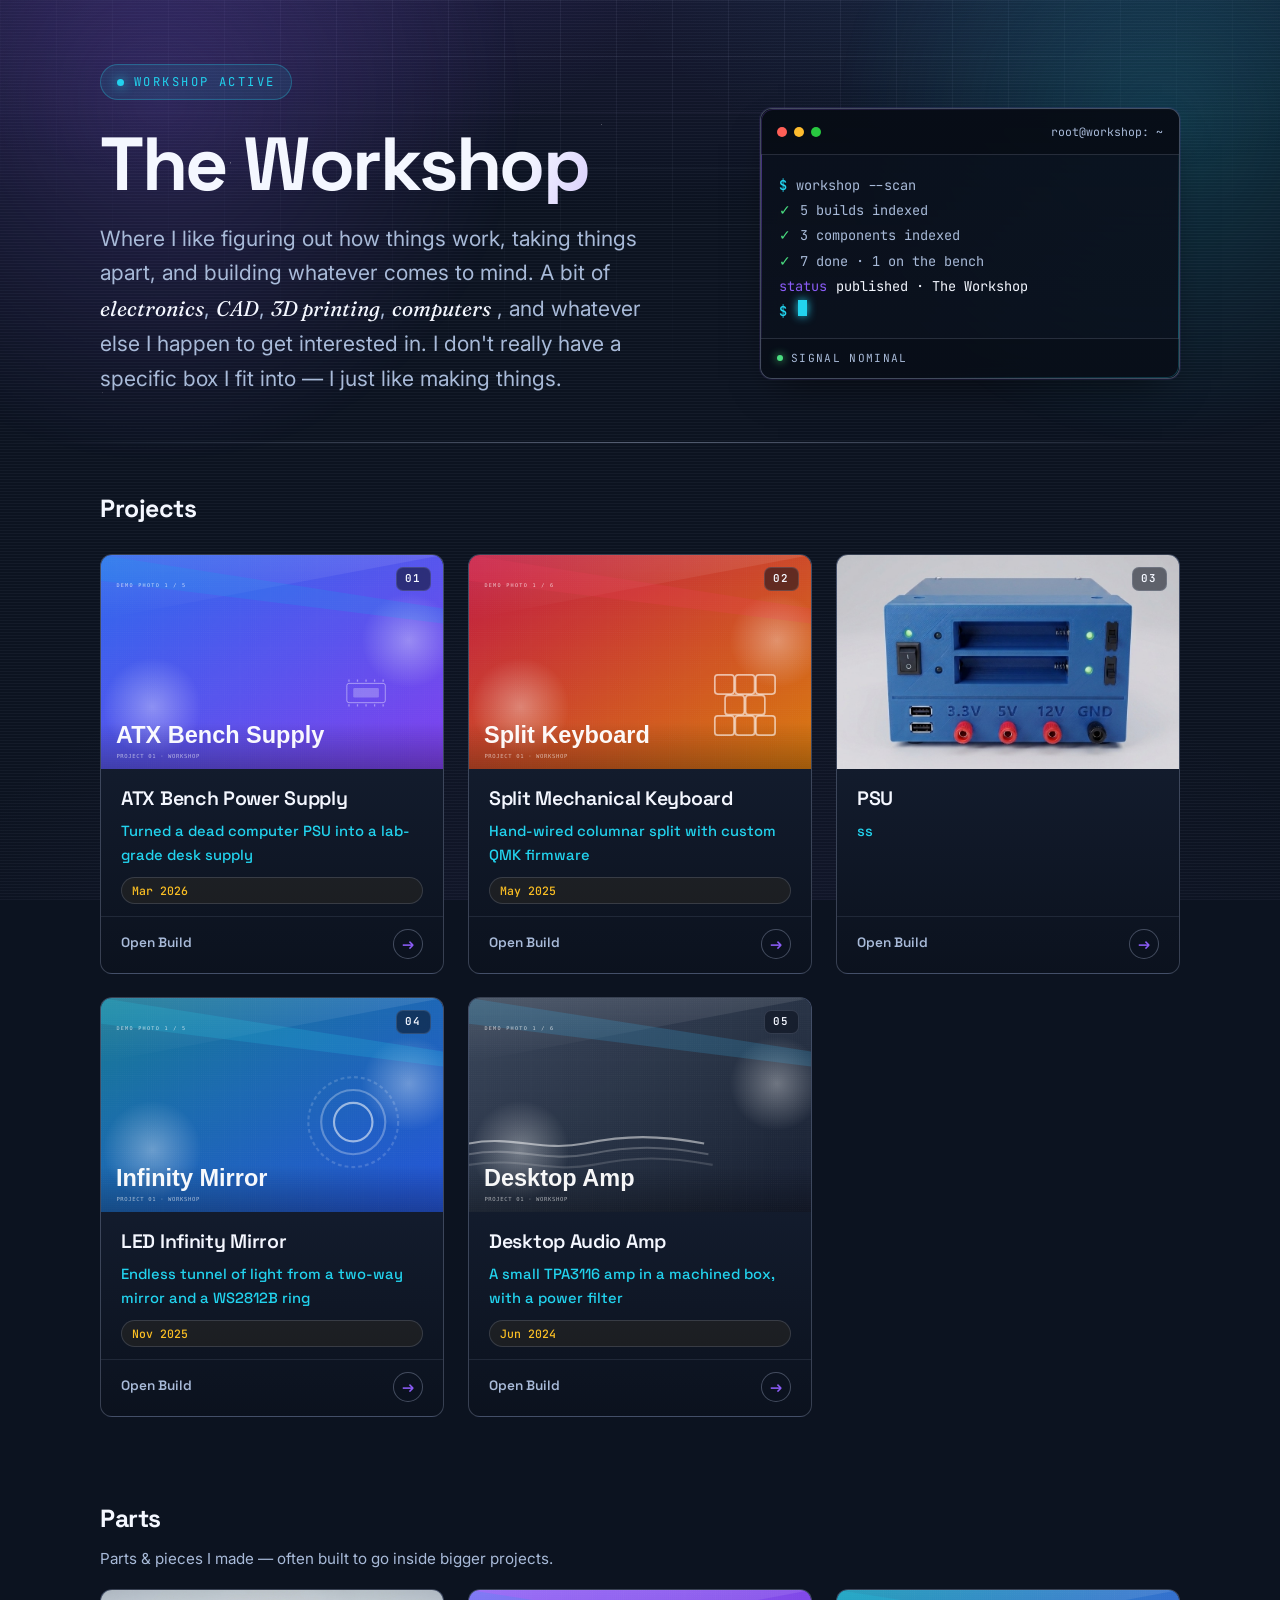
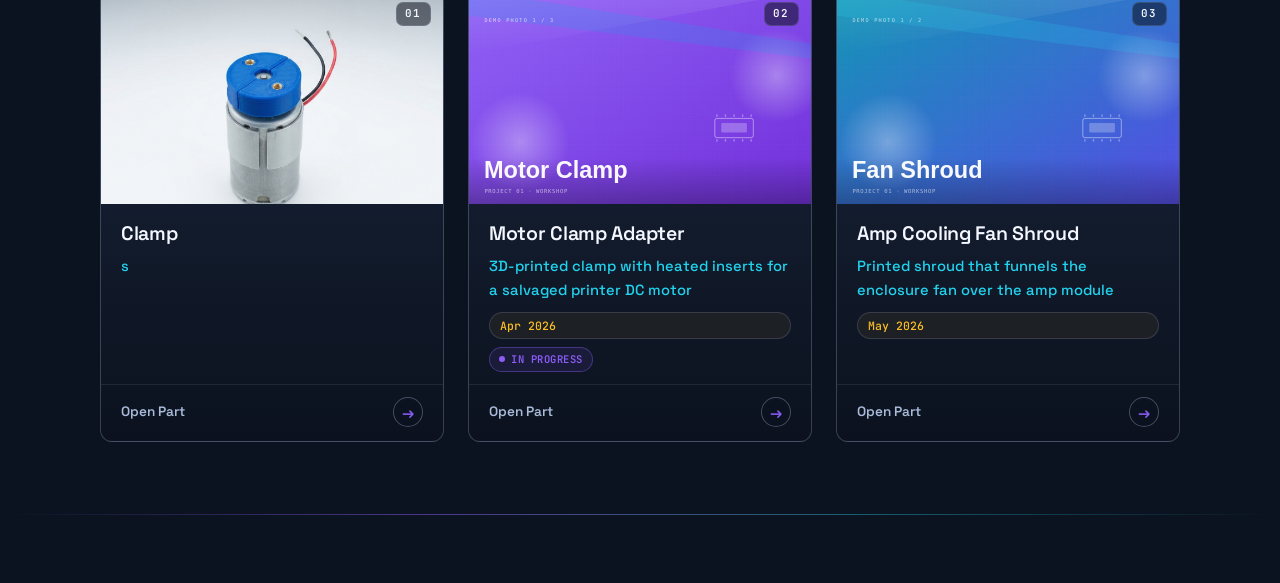
<file: index.html>
<!doctype html>
<html lang="en">
<head>
<meta charset="utf-8">
<meta name="viewport" content="width=device-width, initial-scale=1">
<title>The Workshop</title>
<meta name="description" content="Where I like figuring out how things work, taking things apart, and building whatever comes to mind.

A bit of *electronics*, *CAD*, *3D printing*, *computers* , and whatever else I happen to get interested in.

I don't really have a specific box I fit into — I just like making things.">
<script>document.documentElement.classList.add('js');</script>
<style>.js body{opacity:0}</style>
<link rel="stylesheet" href="assets/theme.css">
<link rel="preconnect" href="https://fonts.googleapis.com">
<link rel="preconnect" href="https://fonts.gstatic.com" crossorigin>
<link rel="preload" href="https://fonts.googleapis.com/css2?family=Space+Grotesk:wght@500;600;700&family=Inter:wght@400;500;600&family=JetBrains+Mono:wght@400;500&family=Fraunces:ital,opsz,wght@1,9..144,400;1,9..144,600&display=swap" as="style" onload="this.onload=null;this.rel='stylesheet'">
<noscript><link href="https://fonts.googleapis.com/css2?family=Space+Grotesk:wght@500;600;700&family=Inter:wght@400;500;600&family=JetBrains+Mono:wght@400;500&family=Fraunces:ital,opsz,wght@1,9..144,400;1,9..144,600&display=swap" rel="stylesheet"></noscript>
<link rel="icon" href="assets/media/1786723901232-506325-3182fc18-5347-4955-a95a-873f45f7f53d.png">
<style>:root{--accent:#8b5cf6;--accent-2:#22d3ee;--radius:12px;--page-max:1120px;--grid-min:320px}</style>
</head>
<body data-page="index" class="anim-lively">

<main>
  <section class="hero">
    <div class="hero-bg" aria-hidden="true">
      <span class="hero-glow glow-a"></span>
      <span class="hero-glow glow-b"></span>
      <span class="hero-stars"></span>
      <span class="hero-horizon"></span>
    </div>
    <div class="hero-inner">
      <div class="hero-copy">
        <span class="hero-overline" data-reveal>Workshop active</span>
        <h1 class="hero-title" data-reveal>The Workshop</h1>
        <p class="hero-tagline" data-reveal>Where I like figuring out how things work, taking things apart, and building whatever comes to mind.

A bit of <em>electronics</em>, <em>CAD</em>, <em>3D printing</em>, <em>computers</em> , and whatever else I happen to get interested in.

I don&#39;t really have a specific box I fit into — I just like making things.</p>
        <div class="hero-meta" data-reveal></div>
        
      </div>
      <aside class="hero-term" data-reveal aria-label="Workshop status">
        <header class="term-head">
          <span class="term-dot r"></span><span class="term-dot y"></span><span class="term-dot g"></span>
          <span class="term-title">root@workshop: ~</span>
        </header>
        <div class="term-body">
          <p class="term-line"><span class="t-p">$</span> workshop --scan</p>
          <p class="term-line"><span class="t-ok">✓</span> 5 builds indexed</p>
          <p class="term-line"><span class="t-ok">✓</span> 3 components indexed</p>
          <p class="term-line"><span class="t-ok">✓</span> 7 done · 1 on the bench</p>
          <p class="term-line"><span class="t-k">status</span><span class="t-v">published · The Workshop</span></p>
          <p class="term-line"><span class="t-p">$</span><span class="term-cursor"></span></p>
        </div>
        <footer class="term-foot"><span class="tf-dot"></span> signal nominal</footer>
      </aside>
    </div>
  </section>
  
  <section class="grid-section" data-reveal>
    
    <div class="grid-section-head">
      <h2 class="grid-section-title">Projects</h2>
      
    </div>
    <div class="grid" id="projectGrid">
      
      <a class="card" data-reveal href="projects/atx-bench-power-supply/">
        <span class="card-index">01</span>
        <div class="card-media"><img src="assets/media/atx-bench-power-supply-1.svg" alt="ATX Bench Power Supply" loading="lazy"></div>
        <div class="card-body">
          <h2>ATX Bench Power Supply</h2>
          <p class="card-subtitle">Turned a dead computer PSU into a lab-grade desk supply</p>
          <span class="date-badge">Mar 2026</span>
          
        </div>
        <span class="card-go"><span class="card-go-label">Open Build</span><span class="card-go-arrow">→</span></span>
      </a>
      <a class="card" data-reveal href="projects/split-mechanical-keyboard/">
        <span class="card-index">02</span>
        <div class="card-media"><img src="assets/media/split-mechanical-keyboard-1.svg" alt="Split Mechanical Keyboard" loading="lazy"></div>
        <div class="card-body">
          <h2>Split Mechanical Keyboard</h2>
          <p class="card-subtitle">Hand-wired columnar split with custom QMK firmware</p>
          <span class="date-badge">May 2025</span>
          
        </div>
        <span class="card-go"><span class="card-go-label">Open Build</span><span class="card-go-arrow">→</span></span>
      </a>
      <a class="card" data-reveal href="projects/psu/">
        <span class="card-index">03</span>
        <div class="card-media"><img src="assets/media/1787009137458-168789-PSU.jpg" alt="PSU" loading="lazy"></div>
        <div class="card-body">
          <h2>PSU</h2>
          <p class="card-subtitle">ss</p>
          
          
        </div>
        <span class="card-go"><span class="card-go-label">Open Build</span><span class="card-go-arrow">→</span></span>
      </a>
      <a class="card" data-reveal href="projects/led-infinity-mirror/">
        <span class="card-index">04</span>
        <div class="card-media"><img src="assets/media/led-infinity-mirror-1.svg" alt="LED Infinity Mirror" loading="lazy"></div>
        <div class="card-body">
          <h2>LED Infinity Mirror</h2>
          <p class="card-subtitle">Endless tunnel of light from a two-way mirror and a WS2812B ring</p>
          <span class="date-badge">Nov 2025</span>
          
        </div>
        <span class="card-go"><span class="card-go-label">Open Build</span><span class="card-go-arrow">→</span></span>
      </a>
      <a class="card" data-reveal href="projects/desktop-audio-amp/">
        <span class="card-index">05</span>
        <div class="card-media"><img src="assets/media/desktop-audio-amp-1.svg" alt="Desktop Audio Amp" loading="lazy"></div>
        <div class="card-body">
          <h2>Desktop Audio Amp</h2>
          <p class="card-subtitle">A small TPA3116 amp in a machined box, with a power filter</p>
          <span class="date-badge">Jun 2024</span>
          
        </div>
        <span class="card-go"><span class="card-go-label">Open Build</span><span class="card-go-arrow">→</span></span>
      </a>
    </div>
  </section>
  
  <section class="grid-section" data-reveal>
    
    <div class="grid-section-head">
      <h2 class="grid-section-title">Parts</h2>
      <p class="grid-section-sub">Parts &amp; pieces I made — often built to go inside bigger projects.</p>
    </div>
    <div class="grid" id="componentGrid">
      
      <a class="card" data-reveal href="components/clamp/">
        <span class="card-index">01</span>
        <div class="card-media"><img src="assets/media/1787051590402-775732-clamp.jpg" alt="Clamp" loading="lazy"></div>
        <div class="card-body">
          <h2>Clamp</h2>
          <p class="card-subtitle">s</p>
          
          
        </div>
        <span class="card-go"><span class="card-go-label">Open Part</span><span class="card-go-arrow">→</span></span>
      </a>
      <a class="card" data-reveal href="components/motor-clamp-adapter/">
        <span class="card-index">02</span>
        <div class="card-media"><img src="assets/media/motor-clamp-adapter-1.svg" alt="Motor Clamp Adapter" loading="lazy"></div>
        <div class="card-body">
          <h2>Motor Clamp Adapter</h2>
          <p class="card-subtitle">3D-printed clamp with heated inserts for a salvaged printer DC motor</p>
          <span class="date-badge">Apr 2026</span>
          <span class="status-chip status-in-progress">In progress</span>
        </div>
        <span class="card-go"><span class="card-go-label">Open Part</span><span class="card-go-arrow">→</span></span>
      </a>
      <a class="card" data-reveal href="components/amp-fan-shroud/">
        <span class="card-index">03</span>
        <div class="card-media"><img src="assets/media/amp-fan-shroud-1.svg" alt="Amp Cooling Fan Shroud" loading="lazy"></div>
        <div class="card-body">
          <h2>Amp Cooling Fan Shroud</h2>
          <p class="card-subtitle">Printed shroud that funnels the enclosure fan over the amp module</p>
          <span class="date-badge">May 2026</span>
          
        </div>
        <span class="card-go"><span class="card-go-label">Open Part</span><span class="card-go-arrow">→</span></span>
      </a>
    </div>
  </section>
</main>
<footer class="footer" data-reveal="fade"><div class="footer-inner"></div></footer>
<script>window.__SITE__ = {"siteName":"The Workshop","tagline":"Where I like figuring out how things work, taking things apart, and building whatever comes to mind.\n\nA bit of *electronics*, *CAD*, *3D printing*, *computers* , and whatever else I happen to get interested in.\n\nI don't really have a specific box I fit into — I just like making things.","about":"","links":[],"showDates":true,"showMeta":false,"favicon":"1786723901232-506325-3182fc18-5347-4955-a95a-873f45f7f53d.png","social":[],"heroOverline":"Workshop active","termTitle":"root@workshop: ~","termScan":"workshop --scan","termFoot":"signal nominal","componentsTitle":"Parts","componentsSub":"","showComponents":true,"projectsTitle":"Projects","projectsSub":"","showProjects":true,"emptyProjects":"No projects yet.","backLabel":"All builds","tabTitle":""};</script>
<script>window.__PROJECTS__ = [{"slug":"atx-bench-power-supply","title":"ATX Bench Power Supply","subtitle":"Turned a dead computer PSU into a lab-grade desk supply","date":"Mar 2026","dateIso":"2026-03-14","showDate":true,"cover":"atx-bench-power-supply-1.svg","featured":true,"photoCount":5,"excerpt":"The build A dead 450 W ATX supply became the most-used thing on my bench. One weekend, a handful of parts, and a healthy respect for","status":"done"},{"slug":"split-mechanical-keyboard","title":"Split Mechanical Keyboard","subtitle":"Hand-wired columnar split with custom QMK firmware","date":"May 2025","dateIso":"2025-05-18","showDate":true,"cover":"split-mechanical-keyboard-1.svg","featured":true,"photoCount":6,"excerpt":"The plan A columnar-staggered split keyboard, hand-wired and running QMK. No PCB — a 3D-printed plate, a bag of switches, and a long evening with an","status":"done"},{"slug":"psu","title":"PSU","subtitle":"ss","date":null,"dateIso":null,"showDate":true,"cover":"1787009137458-168789-PSU.jpg","featured":false,"photoCount":1,"excerpt":"","status":"done"},{"slug":"led-infinity-mirror","title":"LED Infinity Mirror","subtitle":"Endless tunnel of light from a two-way mirror and a WS2812B ring","date":"Nov 2025","dateIso":"2025-11-02","showDate":true,"cover":"led-infinity-mirror-1.svg","featured":false,"photoCount":5,"excerpt":"How it works A two-way mirror facing a real mirror with LEDs between them. Light bounces back and forth, so the reflection looks infinite. - 24-pixel","status":"done"},{"slug":"desktop-audio-amp","title":"Desktop Audio Amp","subtitle":"A small TPA3116 amp in a machined box, with a power filter","date":"Jun 2024","dateIso":"2024-06-11","showDate":true,"cover":"desktop-audio-amp-1.svg","featured":false,"photoCount":6,"excerpt":"The project A ~30 W per channel desktop amp built around a TPA3116D2 module, an aluminum enclosure, and a clean 19 V supply. - Added a","status":"done"}];</script>
<script src="assets/app.js"></script>
</body>
</html>
</file>
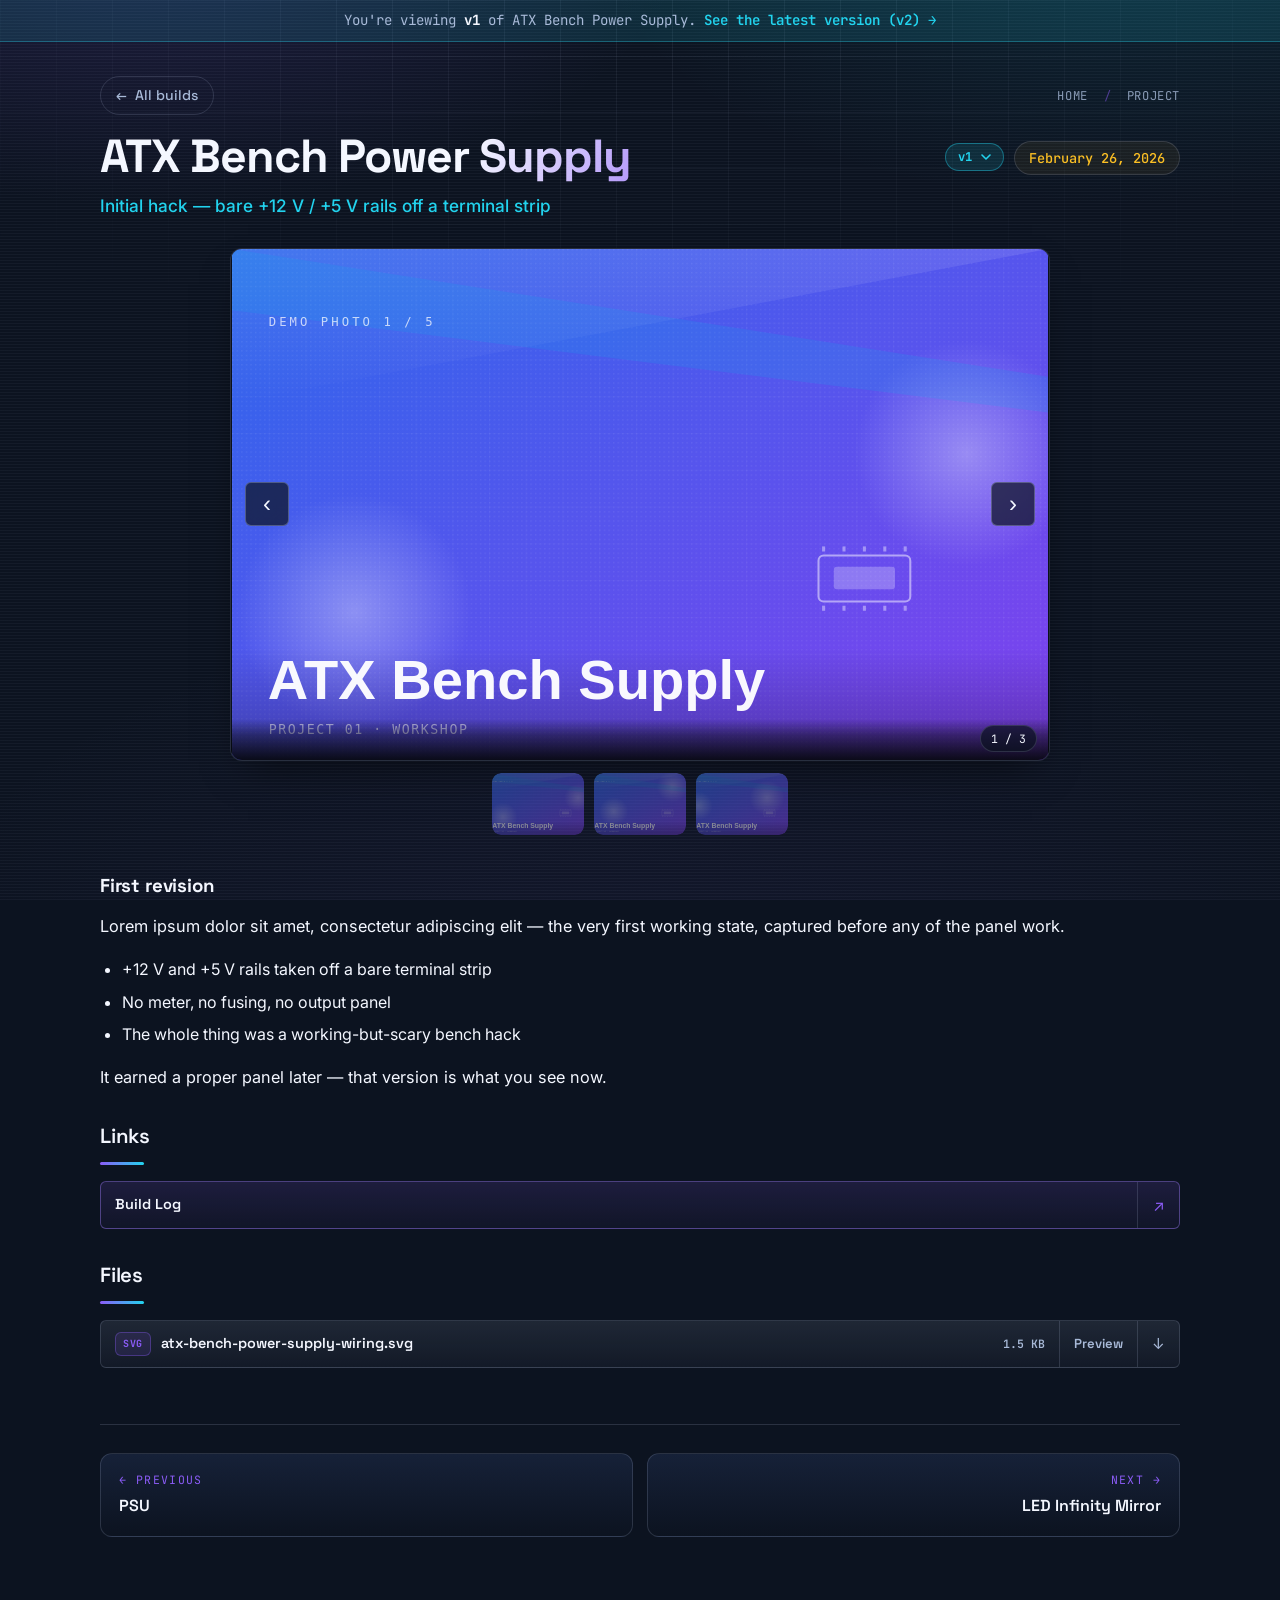
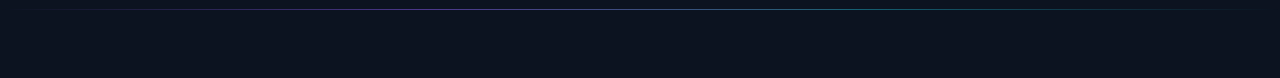
<file: projects/atx-bench-power-supply/v1/index.html>
<!doctype html>
<html lang="en">
<head>
<meta charset="utf-8">
<meta name="viewport" content="width=device-width, initial-scale=1">
<title>ATX Bench Power Supply · The Workshop</title>
<meta name="description" content="Initial hack — bare +12 V / +5 V rails off a terminal strip">
<script>document.documentElement.classList.add('js');</script>
<style>.js body{opacity:0}</style>
<link rel="stylesheet" href="../theme.css">
<link rel="preconnect" href="https://fonts.googleapis.com">
<link rel="preconnect" href="https://fonts.gstatic.com" crossorigin>
<link rel="preload" href="https://fonts.googleapis.com/css2?family=Space+Grotesk:wght@500;600;700&family=Inter:wght@400;500;600&family=JetBrains+Mono:wght@400;500&family=Fraunces:ital,opsz,wght@1,9..144,400;1,9..144,600&display=swap" as="style" onload="this.onload=null;this.rel='stylesheet'">
<noscript><link href="https://fonts.googleapis.com/css2?family=Space+Grotesk:wght@500;600;700&family=Inter:wght@400;500;600&family=JetBrains+Mono:wght@400;500&family=Fraunces:ital,opsz,wght@1,9..144,400;1,9..144,600&display=swap" rel="stylesheet"></noscript>
<link rel="icon" href="../../../assets/media/1786723901232-506325-3182fc18-5347-4955-a95a-873f45f7f53d.png">
<style>:root{--accent:#8b5cf6;--accent-2:#22d3ee;--radius:12px;--page-max:1120px;--grid-min:320px}</style>
</head>
<body data-page="project" class="anim-lively">

<div class="version-banner">You're viewing <strong>v1</strong> of ATX Bench Power Supply. <a href="../">See the latest version (v2) →</a></div>
<main class="project-main">
  <div class="project-top" data-reveal="fade">
    <a class="back-btn" href="../../../"><span class="back-arrow" aria-hidden="true">&larr;</span> All builds</a>
    <span class="project-crumb">Home <span>/</span> Project</span>
  </div>
  <header class="project-header">
    <div class="project-title-row" data-reveal>
      <h1>ATX Bench Power Supply</h1>
      <div class="title-side"><div class="version-select" data-version-switch>
      <button type="button" class="version-select-btn" aria-haspopup="listbox" aria-expanded="false">v1<span class="version-select-caret" aria-hidden="true"></span></button>
      <div class="version-select-menu" role="listbox"><a class="version-select-opt" href="../" role="option" aria-selected="false">v2 · latest</a><a class="version-select-opt selected" href="../v1/" role="option" aria-selected="true">v1</a></div>
    </div><span class="date-badge date-badge-lg">February 26, 2026</span></div>
    </div>
    
    <p class="project-subtitle" data-reveal>Initial hack — bare +12 V / +5 V rails off a terminal strip</p>
  </header>

  
  <section class="gallery" data-gallery="[{&quot;path&quot;:&quot;atx-bench-power-supply-1.svg&quot;,&quot;caption&quot;:&quot;Finished unit on the desk&quot;},{&quot;path&quot;:&quot;atx-bench-power-supply-2.svg&quot;,&quot;caption&quot;:&quot;Internals and wiring&quot;},{&quot;path&quot;:&quot;atx-bench-power-supply-3.svg&quot;,&quot;caption&quot;:&quot;Output panel close-up&quot;}]" data-reveal>
    <div class="gallery-stage">
      <div class="gallery-frame"><img class="gallery-main" src="../../../assets/media/atx-bench-power-supply-1.svg" alt="ATX Bench Power Supply"></div>
      <button class="gal-nav gal-prev" aria-label="Previous">&#8249;</button><button class="gal-nav gal-next" aria-label="Next">&#8250;</button>
      <div class="gal-bar">
        <span class="gal-counter">1 / 3</span>
      </div>
    </div>
    <div class="gallery-thumbs"><button type="button" class="gallery-thumb" aria-label="Finished unit on the desk"><img src="../../../assets/media/atx-bench-power-supply-1.svg" alt="" loading="lazy"></button><button type="button" class="gallery-thumb" aria-label="Internals and wiring"><img src="../../../assets/media/atx-bench-power-supply-2.svg" alt="" loading="lazy"></button><button type="button" class="gallery-thumb" aria-label="Output panel close-up"><img src="../../../assets/media/atx-bench-power-supply-3.svg" alt="" loading="lazy"></button></div>
  </section>

  <section class="content prose" data-reveal><h3>First revision</h3>
<p>Lorem ipsum dolor sit amet, consectetur adipiscing elit — the very first working state, captured before any of the panel work.</p>
<ul><li>+12 V and +5 V rails taken off a bare terminal strip</li><li>No meter, no fusing, no output panel</li><li>The whole thing was a working-but-scary bench hack</li></ul>
<p>It earned a proper panel later — that version is what you see now.</p></section>

  

  <section class="content" data-reveal><h2>Links</h2><div class="file-grid"><div class="file-chip link-row">
        <a class="file-body link-body" href="https://example.com/build-log" target="_blank" rel="noopener" title="https://example.com/build-log">
          <span class="file-name">Build Log</span>
          <span class="link-url">example.com/build-log</span>
        </a>
        <a class="file-dl" href="https://example.com/build-log" target="_blank" rel="noopener" title="Open Build Log" aria-label="Open Build Log">↗</a>
      </div></div></section>
  <section class="content" data-reveal><h2>Files</h2><div class="file-grid"><div class="file-chip">
        <a class="file-body" href="../../../assets/media/atx-bench-power-supply-wiring.svg" download="atx-bench-power-supply-wiring.svg">
          <span class="file-badge">SVG</span>
          <span class="file-name">atx-bench-power-supply-wiring.svg</span>
          <span class="file-size">1.5 KB</span>
        </a>
        <button type="button" class="file-preview" data-preview="../../../assets/media/atx-bench-power-supply-wiring.svg" data-type="image" data-name="atx-bench-power-supply-wiring.svg" title="Preview atx-bench-power-supply-wiring.svg">Preview</button>
        <a class="file-dl" href="../../../assets/media/atx-bench-power-supply-wiring.svg" download="atx-bench-power-supply-wiring.svg" title="Download atx-bench-power-supply-wiring.svg" aria-label="Download atx-bench-power-supply-wiring.svg">↓</a>
      </div></div></section>

  

  
  <nav class="proj-nav" data-reveal>
    <a class="proj-nav-link" href="../../psu/"><span class="pn-dir">← Previous</span><span class="pn-title">PSU</span></a>
    <a class="proj-nav-link next" href="../../led-infinity-mirror/"><span class="pn-dir">Next →</span><span class="pn-title">LED Infinity Mirror</span></a>
  </nav>
</main>
<footer class="footer" data-reveal="fade"><div class="footer-inner"></div></footer>
<div class="lightbox" hidden>
  <div class="lb-panel">
    <div class="lb-head">
      <span class="lb-title">ATX Bench Power Supply</span>
      <span class="lb-counter">1 / 3</span>
      <button type="button" class="lb-close" aria-label="Close">&times;</button>
    </div>
    <div class="lb-stage">
      <img class="lb-img" alt="">
      <div class="lb-busy" aria-hidden="true"><span></span></div>
      <button type="button" class="lb-nav lb-prev" aria-label="Previous">&#8249;</button><button type="button" class="lb-nav lb-next" aria-label="Next">&#8250;</button>
    </div>
  </div>
</div>
<script>window.__SITE__ = {"siteName":"The Workshop","tagline":"Where I like figuring out how things work, taking things apart, and building whatever comes to mind.\n\nA bit of *electronics*, *CAD*, *3D printing*, *computers* , and whatever else I happen to get interested in.\n\nI don't really have a specific box I fit into — I just like making things.","about":"","links":[],"showDates":true,"showMeta":false,"favicon":"1786723901232-506325-3182fc18-5347-4955-a95a-873f45f7f53d.png","social":[],"heroOverline":"Workshop active","termTitle":"root@workshop: ~","termScan":"workshop --scan","termFoot":"signal nominal","componentsTitle":"Parts","componentsSub":"","showComponents":true,"projectsTitle":"Projects","projectsSub":"","showProjects":true,"emptyProjects":"No projects yet.","backLabel":"All builds","tabTitle":""};</script>
<script>window.__PROJECT__ = {"title":"ATX Bench Power Supply","subtitle":"Initial hack — bare +12 V / +5 V rails off a terminal strip","description":"## First revision\n\nLorem ipsum dolor sit amet, consectetur adipiscing elit — the very first working state, captured before any of the panel work.\n\n- +12 V and +5 V rails taken off a bare terminal strip\n- No meter, no fusing, no output panel\n- The whole thing was a working-but-scary bench hack\n\nIt earned a proper panel later — that version is what you see now.","date":"2026-02-26","showDate":true,"featured":true,"status":"done","related":[],"tags":[],"links":[{"label":"Build Log","url":"https://example.com/build-log"}],"photos":[{"path":"atx-bench-power-supply-1.svg","caption":"Finished unit on the desk"},{"path":"atx-bench-power-supply-2.svg","caption":"Internals and wiring"},{"path":"atx-bench-power-supply-3.svg","caption":"Output panel close-up"}],"files":[{"path":"atx-bench-power-supply-wiring.svg","name":"atx-bench-power-supply-wiring.svg"}],"model3d":"","id":"c2c56d9494ae","slug":"atx-bench-power-supply","kind":"project","version":1};</script>
<script>window.__MEDIA_PREFIX__ = "../../../assets/media/";</script>
<script src="../app.js"></script>
</body>
</html>
</file>
<file: assets/theme.css>
:root {
  --bg: #0c1320;
  --bg-soft: #162138;
  --bg-raised: #1e2b45;
  --chip-bg: rgba(22, 33, 56, 0.66);
  --field-bg: rgba(22, 33, 56, 0.78);
  --border: rgba(196, 210, 240, 0.16);
  --border-strong: rgba(196, 210, 240, 0.3);
  --text: #f4f7ff;
  --text-dim: #a8bad8;
  --accent: #8b5cf6;
  --accent-2: #22d3ee;
  --warn: #fbbf24;
  --radius: 14px;
  --radius-ctrl: 6px;
  --page-max: 1120px;
  --grid-min: 320px;
  --font-body: "Inter", -apple-system, BlinkMacSystemFont, "Segoe UI", Roboto, sans-serif;
  --font-display: "Space Grotesk", "Inter", system-ui, sans-serif;
  --font-mono: "JetBrains Mono", ui-monospace, "Cascadia Code", Consolas, monospace;
  --glow-accent: 0 0 24px color-mix(in srgb, var(--accent) 35%, transparent);
  --shadow-card: 0 1px 0 rgba(255, 255, 255, 0.03) inset, 0 18px 40px -18px rgba(0, 0, 0, 0.6);
  --shadow-lift: 0 1px 0 rgba(255, 255, 255, 0.04) inset, 0 30px 60px -20px rgba(0, 0, 0, 0.75), 0 0 0 1px color-mix(in srgb, var(--accent) 18%, transparent);
  --ease-out: cubic-bezier(0.16, 1, 0.3, 1);
  --ease-in-out: cubic-bezier(0.65, 0, 0.35, 1);
  --dur-micro: 0.16s;
  --dur-hover: 0.3s;
  --dur-enter: 0.75s;
}

* { box-sizing: border-box; }

html {
  overflow-x: hidden;
  scrollbar-width: thin;
  scrollbar-color: var(--accent) var(--bg-soft);
}

/* Elegant custom scrollbar: a slim gradient pill floating on a soft rail */
::-webkit-scrollbar { width: 13px; height: 13px; background: transparent; }
::-webkit-scrollbar-track {
  background: linear-gradient(180deg, rgba(148, 163, 184, 0.08), rgba(148, 163, 184, 0.02));
  border-radius: 99px;
  margin: 3px 3px 3px 1px;
}
::-webkit-scrollbar-thumb {
  background: linear-gradient(180deg, var(--accent), var(--accent-2));
  border: 4px solid transparent;
  border-radius: 99px;
  background-clip: padding-box;
  min-height: 44px;
  box-shadow: 0 0 12px color-mix(in srgb, var(--accent) 35%, transparent);
}
::-webkit-scrollbar-thumb:hover {
  border-width: 3px;
  box-shadow: 0 0 18px color-mix(in srgb, var(--accent) 70%, transparent);
}
::-webkit-scrollbar-thumb:active { border-width: 3px; }
::-webkit-scrollbar-corner { background: transparent; }

body {
  margin: 0;
  background: var(--bg);
  color: var(--text);
  font-family: var(--font-body);
  line-height: 1.65;
  -webkit-font-smoothing: antialiased;
  text-rendering: optimizeLegibility;
}

/* Animated ambient background */
body::before {
  content: "";
  position: fixed;
  inset: 0;
  z-index: -2;
  background:
    radial-gradient(900px 480px at 12% -80px, color-mix(in srgb, var(--accent) 16%, transparent), transparent 60%),
    radial-gradient(900px 480px at 88% -80px, color-mix(in srgb, var(--accent-2) 10%, transparent), transparent 60%),
    radial-gradient(1200px 700px at 50% 115%, color-mix(in srgb, var(--accent) 6%, transparent), transparent 65%),
    repeating-linear-gradient(0deg, rgba(196, 210, 240, 0.045) 0 1px, transparent 1px 3px),
    var(--bg);
}

body::after {
  content: "";
  position: fixed;
  top: -56px;
  right: 0;
  bottom: -56px;
  left: 0;
  z-index: -1;
  pointer-events: none;
  background-image:
    linear-gradient(rgba(196, 210, 240, 0.07) 1px, transparent 1px),
    linear-gradient(90deg, rgba(196, 210, 240, 0.07) 1px, transparent 1px);
  background-size: 56px 56px;
  -webkit-mask-image: radial-gradient(ellipse 90% 60% at 50% 0%, #000 20%, transparent 75%);
  mask-image: radial-gradient(ellipse 90% 60% at 50% 0%, #000 20%, transparent 75%);
  animation: grid-drift 30s linear infinite;
  will-change: transform;
}
@keyframes grid-drift {
  from { transform: translate3d(0, 0, 0); }
  to { transform: translate3d(0, -56px, 0); }
}

a { color: var(--accent); text-decoration: none; }
a:hover { text-decoration: underline; }

img { max-width: 100%; display: block; }

h1, h2, h3, h4, .card h2, .card-subtitle, .btn { font-family: var(--font-display); }

:focus-visible {
  outline: 2px solid var(--accent);
  outline-offset: 3px;
  border-radius: 6px;
}

/* ---------- Preview banner ---------- */
.preview-banner {
  position: sticky;
  top: 0;
  z-index: 60;
  background: rgba(240, 136, 62, 0.14);
  color: var(--warn);
  border-bottom: 1px solid rgba(240, 136, 62, 0.35);
  text-align: center;
  padding: 8px 16px;
  font-size: 0.85rem;
  font-family: var(--font-mono);
}

/* ---------- Desktop recommendation on phones ---------- */
.desktop-notice {
  position: fixed;
  right: 14px;
  bottom: 14px;
  left: 14px;
  z-index: 90;
  display: flex;
  align-items: center;
  justify-content: space-between;
  gap: 12px;
  padding: 12px 14px;
  border-radius: 12px;
  background: color-mix(in srgb, var(--bg) 82%, transparent);
  backdrop-filter: blur(12px);
  border: 1px solid rgba(139, 147, 163, 0.35);
  box-shadow: 0 12px 32px rgba(0, 0, 0, 0.35);
  color: var(--text);
  font-size: 0.85rem;
  font-family: var(--font-mono);
  animation: notice-in 0.4s var(--ease-out) both;
}
.desktop-notice-close {
  flex: 0 0 auto;
  width: 28px;
  height: 28px;
  border: none;
  border-radius: 8px;
  background: transparent;
  color: var(--text-dim);
  font-size: 0.9rem;
  line-height: 1;
  cursor: pointer;
  display: flex;
  align-items: center;
  justify-content: center;
}
.desktop-notice-close:hover { color: var(--text); background: rgba(139, 147, 163, 0.15); }
@keyframes notice-in {
  from { opacity: 0; transform: translateY(10px); }
  to { opacity: 1; transform: translateY(0); }
}
@media (min-width: 700px) {
  .desktop-notice { right: auto; left: 16px; bottom: 16px; max-width: 360px; }
}

/* ---------- Hero ---------- */
.hero {
  max-width: var(--page-max);
  margin: 0 auto;
  padding: 64px 20px 56px;
  position: relative;
}
.hero-bg {
  position: absolute;
  top: 0;
  bottom: 0;
  left: 50%;
  width: 100vw;
  margin-left: -50vw;
  overflow: hidden;
  pointer-events: none;
  z-index: 0;
}
.hero-bg::after {
  content: "";
  position: absolute;
  inset: 0;
  background: radial-gradient(140% 100% at 50% -10%, color-mix(in srgb, var(--accent) 10%, transparent), transparent 55%);
}
.hero > *:not(.hero-bg) { position: relative; z-index: 1; }
.hero-glow {
  position: absolute;
  border-radius: 50%;
  opacity: 0.5;
  animation: hero-glow-breathe 20s ease-in-out infinite;
  will-change: transform, opacity;
}
.hero-glow.glow-a {
  width: 760px;
  height: 760px;
  top: -280px;
  left: -220px;
  background: radial-gradient(circle, color-mix(in srgb, var(--accent) 42%, transparent) 0%, transparent 68%);
}
.hero-glow.glow-b {
  width: 680px;
  height: 680px;
  top: -220px;
  right: -220px;
  background: radial-gradient(circle, color-mix(in srgb, var(--accent-2) 34%, transparent) 0%, transparent 68%);
  animation-delay: -7s;
  animation-duration: 24s;
}
@keyframes hero-glow-breathe {
  0%, 100% { transform: translate3d(0, 0, 0) scale(1); opacity: 0.42; }
  50% { transform: translate3d(24px, -28px, 0) scale(1.06); opacity: 0.58; }
}
.hero-stars {
  position: absolute;
  inset: 0;
  opacity: 0.7;
  background-image:
    radial-gradient(1.6px 1.6px at 18% 34%, rgba(255, 255, 255, 0.75), transparent 60%),
    radial-gradient(1.2px 1.2px at 32% 72%, rgba(255, 255, 255, 0.5), transparent 60%),
    radial-gradient(1.4px 1.4px at 47% 26%, rgba(255, 255, 255, 0.45), transparent 60%),
    radial-gradient(1px 1px at 61% 64%, rgba(255, 255, 255, 0.55), transparent 60%),
    radial-gradient(1.5px 1.5px at 74% 38%, rgba(255, 255, 255, 0.4), transparent 60%),
    radial-gradient(1.1px 1.1px at 84% 78%, rgba(255, 255, 255, 0.5), transparent 60%),
    radial-gradient(1.3px 1.3px at 8% 82%, rgba(255, 255, 255, 0.35), transparent 60%);
  animation: hero-stars-twinkle 9s ease-in-out infinite alternate;
}
@keyframes hero-stars-twinkle {
  from { opacity: 0.45; }
  to { opacity: 0.8; }
}
.hero-horizon {
  position: absolute;
  left: 0;
  right: 0;
  bottom: 36px;
  height: 1px;
  background: linear-gradient(90deg, transparent, rgba(196, 210, 240, 0.4), transparent);
}
.hero-inner {
  display: grid;
  grid-template-columns: minmax(0, 1fr) minmax(300px, 420px);
  gap: 52px;
  align-items: center;
}
.hero-copy { min-width: 0; }
.hero-overline {
  display: inline-flex;
  align-items: center;
  gap: 10px;
  font-family: var(--font-mono);
  font-size: 0.76rem;
  letter-spacing: 0.2em;
  text-transform: uppercase;
  color: var(--accent-2);
  background: color-mix(in srgb, var(--accent-2) 10%, transparent);
  border: 1px solid color-mix(in srgb, var(--accent-2) 30%, transparent);
  padding: 7px 16px;
  border-radius: 999px;
  margin-bottom: 26px;
}
.hero-overline::before {
  content: "";
  width: 7px;
  height: 7px;
  border-radius: 50%;
  background: var(--accent-2);
  box-shadow: 0 0 12px var(--accent-2);
  animation: pulse-dot 2.4s ease-in-out infinite;
}
@keyframes pulse-dot {
  0%, 100% { transform: scale(1); opacity: 1; }
  50% { transform: scale(0.55); opacity: 0.55; }
}
.hero-title {
  font-family: var(--font-display);
  font-weight: 700;
  font-size: clamp(2.8rem, 6.4vw, 4.7rem);
  line-height: 1.03;
  letter-spacing: -0.03em;
  margin: 0 0 18px;
  background: linear-gradient(115deg, var(--text) 35%, var(--accent) 62%, var(--accent-2) 90%);
  background-size: 200% auto;
  -webkit-background-clip: text;
  background-clip: text;
  -webkit-text-fill-color: transparent;
  animation: hero-gradient 6s linear infinite;
}
@keyframes hero-gradient {
  to { background-position: 200% center; }
}
.hero-tagline {
  font-size: clamp(1.08rem, 2.2vw, 1.32rem);
  color: var(--text-dim);
  margin: 0 0 6px;
  max-width: 580px;
}
.hero-tagline em {
  font-family: "Fraunces", Georgia, serif;
  font-style: italic;
  color: var(--text);
}
.hero-meta { margin-top: 26px; display: flex; align-items: center; gap: 10px; flex-wrap: wrap; }
.meta-chip {
  font-family: var(--font-mono);
  font-size: 0.8rem;
  color: var(--text-dim);
  border: 1px solid var(--border);
  background: var(--chip-bg);
  padding: 6px 14px;
  border-radius: 999px;
}
.hero-link {
  display: inline-flex;
  align-items: center;
  gap: 8px;
  font-family: var(--font-display);
  font-size: 0.86rem;
  font-weight: 600;
  color: var(--accent);
  background: linear-gradient(180deg, color-mix(in srgb, var(--accent) 16%, transparent), color-mix(in srgb, var(--accent) 4%, transparent));
  border: 1px solid color-mix(in srgb, var(--accent) 40%, transparent);
  padding: 7px 16px;
  border-radius: 999px;
  transition: transform 0.25s var(--ease-out), box-shadow 0.25s ease, border-color 0.25s ease;
}
.hero-link:hover { transform: translateY(-2px); border-color: var(--accent); box-shadow: var(--glow-accent); text-decoration: none; }
.hero-link span { font-size: 0.8rem; }
.hero-about { max-width: 560px; margin: 22px 0 0; color: var(--text-dim); font-size: 1.02rem; overflow-wrap: anywhere; }
.hero-about p { margin: 0 0 10px; }

/* Terminal status card */
.hero-term {
  position: relative;
  border: 1px solid var(--border-strong);
  border-radius: var(--radius);
  background: linear-gradient(180deg, rgba(10, 16, 28, 0.92), rgba(10, 16, 28, 0.78));
  box-shadow: 0 0 0 1px color-mix(in srgb, var(--accent) 10%, transparent), var(--shadow-card);
  backdrop-filter: blur(10px);
  -webkit-backdrop-filter: blur(10px);
  overflow: hidden;
  font-family: var(--font-mono);
}
.hero-term::before {
  content: "";
  position: absolute;
  inset: 0;
  padding: 1px;
  border-radius: inherit;
  background: linear-gradient(135deg, color-mix(in srgb, var(--accent) 55%, transparent), transparent 40%, transparent 62%, color-mix(in srgb, var(--accent-2) 40%, transparent));
  -webkit-mask: linear-gradient(#000 0 0) content-box, linear-gradient(#000 0 0);
  -webkit-mask-composite: xor;
  mask-composite: exclude;
  pointer-events: none;
  z-index: 1;
}
.term-head {
  position: relative;
  z-index: 1;
  display: flex;
  align-items: center;
  gap: 7px;
  padding: 13px 16px;
  border-bottom: 1px solid var(--border);
  background: rgba(6, 10, 18, 0.55);
}
.term-dot { width: 10px; height: 10px; border-radius: 50%; }
.term-dot.r { background: #ff5f57; }
.term-dot.y { background: #febc2e; }
.term-dot.g { background: #28c840; }
.term-title { margin-left: auto; font-size: 0.72rem; color: var(--text-dim); }
.term-body {
  position: relative;
  z-index: 1;
  padding: 18px 18px 14px;
  color: var(--text-dim);
  font-size: 0.85rem;
  line-height: 1.85;
}
.term-line { display: flex; align-items: baseline; gap: 9px; margin: 0; min-height: 1.65em; }
.term-line .t-p { color: var(--accent-2); font-weight: 600; }
.term-line .t-ok { color: #4ade80; }
.term-line .t-k { color: var(--accent); }
.term-line .t-v { color: var(--text); }
.term-cursor {
  display: inline-block;
  width: 9px;
  height: 16px;
  margin-left: 2px;
  vertical-align: -2px;
  background: var(--accent-2);
  box-shadow: 0 0 10px var(--accent-2);
  animation: term-blink 1.05s steps(1) infinite;
}
@keyframes term-blink { 0%, 49% { opacity: 1; } 50%, 100% { opacity: 0; } }
.term-foot {
  position: relative;
  z-index: 1;
  display: flex;
  align-items: center;
  gap: 8px;
  padding: 10px 16px;
  border-top: 1px solid var(--border);
  font-size: 0.7rem;
  letter-spacing: 0.12em;
  text-transform: uppercase;
  color: var(--text-dim);
  background: rgba(6, 10, 18, 0.4);
}
.tf-dot { width: 6px; height: 6px; border-radius: 50%; background: #4ade80; box-shadow: 0 0 8px #4ade80; }

@media (max-width: 900px) {
  .hero { padding-top: 64px; }
  .hero-inner { grid-template-columns: 1fr; gap: 36px; }
  .hero-term { max-width: 460px; }
}

/* ---------- Grid ---------- */
.grid {
  max-width: var(--page-max);
  margin: 0 auto;
  padding: 28px 20px 72px;
  display: grid;
  grid-template-columns: repeat(auto-fill, minmax(var(--grid-min, 320px), 1fr));
  gap: 24px;
}

/* ---------- Components section (homepage) ---------- */
.grid-section { max-width: var(--page-max); margin: 0 auto; }
.grid-section-head { padding: 10px 20px 0; }
.grid-section-title { font-family: var(--font-display); font-size: 1.55rem; letter-spacing: -0.02em; margin: 0 0 6px; }
.grid-section-sub { color: var(--text-dim); margin: 0; font-size: 0.95rem; }
.grid-section .grid { padding-top: 18px; }

/* ---------- Type badge (Component) ---------- */
.type-badge {
  display: inline-flex;
  align-items: center;
  gap: 5px;
  font-family: var(--font-mono);
  font-size: 0.66rem;
  font-weight: 600;
  letter-spacing: 0.06em;
  text-transform: uppercase;
  color: var(--accent-2);
  background: color-mix(in srgb, var(--accent-2) 12%, transparent);
  border: 1px solid color-mix(in srgb, var(--accent-2) 35%, transparent);
  border-radius: 999px;
  padding: 3px 9px;
  white-space: nowrap;
}
.type-badge::before { content: ""; width: 6px; height: 6px; border-radius: 50%; background: var(--accent-2); flex: none; }
.type-badge.big { font-size: 0.72rem; padding: 4px 12px; }

/* ---------- Status chip ---------- */
.status-chip {
  display: inline-flex;
  align-items: center;
  gap: 6px;
  font-family: var(--font-mono);
  font-size: 0.66rem;
  font-weight: 600;
  letter-spacing: 0.05em;
  text-transform: uppercase;
  color: var(--text-dim);
  background: var(--chip-bg);
  border: 1px solid var(--border);
  border-radius: 999px;
  padding: 3px 9px;
  white-space: nowrap;
}
.status-chip::before { content: ""; width: 6px; height: 6px; border-radius: 50%; background: currentColor; flex: none; }
.status-in-progress { color: var(--accent); border-color: color-mix(in srgb, var(--accent) 40%, transparent); background: color-mix(in srgb, var(--accent) 10%, transparent); }
.status-done { color: var(--accent-2); border-color: color-mix(in srgb, var(--accent-2) 40%, transparent); background: color-mix(in srgb, var(--accent-2) 10%, transparent); }
.status-shelved { color: var(--text-dim); opacity: 0.7; }
.card-body .status-chip { align-self: flex-start; margin-top: 2px; }

/* ---------- Versioning ---------- */
.version-select {
  position: relative;
  flex-shrink: 0;
}
.version-select-btn {
  display: inline-flex;
  align-items: center;
  gap: 8px;
  font-family: var(--font-mono);
  font-size: 0.76rem;
  font-weight: 700;
  letter-spacing: 0.05em;
  color: var(--accent-2);
  background-color: color-mix(in srgb, var(--accent-2) 12%, transparent);
  border: 1px solid color-mix(in srgb, var(--accent-2) 40%, transparent);
  border-radius: 999px;
  padding: 5px 12px;
  cursor: pointer;
  white-space: nowrap;
  transition: border-color var(--dur-micro) ease, background-color var(--dur-micro) ease;
}
.version-select-btn:hover { border-color: var(--accent-2); }
.version-select-btn:focus-visible { outline: 2px solid var(--accent-2); outline-offset: 2px; }
.version-select-caret {
  width: 10px;
  height: 6px;
  flex: none;
  background-image: url("data:image/svg+xml,%3Csvg xmlns='http://www.w3.org/2000/svg' width='10' height='6'%3E%3Cpath d='M1 1l4 4 4-4' stroke='%2322d3ee' stroke-width='1.6' fill='none' stroke-linecap='round' stroke-linejoin='round'/%3E%3C/svg%3E");
  background-repeat: no-repeat;
  background-position: center;
  background-size: 10px auto;
  transition: transform var(--dur-micro) ease;
}
.version-select.open .version-select-caret { transform: rotate(180deg); }
.version-select-menu {
  position: absolute;
  top: calc(100% + 6px);
  left: 0;
  z-index: 30;
  min-width: 100%;
  display: flex;
  flex-direction: column;
  background: var(--bg-raised);
  border: 1px solid var(--border-strong);
  border-radius: var(--radius-ctrl);
  box-shadow: 0 18px 40px -18px rgba(0, 0, 0, 0.7), 0 1px 0 rgba(255, 255, 255, 0.04) inset;
  padding: 4px;
  opacity: 0;
  visibility: hidden;
  transform: translateY(-4px);
  transition: opacity var(--dur-micro) ease, transform var(--dur-micro) ease, visibility var(--dur-micro) ease;
}
.version-select.open .version-select-menu { opacity: 1; visibility: visible; transform: translateY(0); }
.version-select-opt {
  display: block;
  padding: 6px 12px;
  border-radius: 5px;
  font-family: var(--font-mono);
  font-size: 0.76rem;
  font-weight: 600;
  letter-spacing: 0.05em;
  color: var(--text-dim);
  text-decoration: none;
  white-space: nowrap;
  transition: background-color var(--dur-micro) ease, color var(--dur-micro) ease;
}
.version-select-opt:hover { background: color-mix(in srgb, var(--accent-2) 14%, transparent); color: var(--text); }
.version-select-opt.selected { color: var(--accent-2); background: color-mix(in srgb, var(--accent-2) 10%, transparent); }
.version-select-opt:focus-visible { outline: 2px solid var(--accent-2); outline-offset: -2px; }
.title-side { display: inline-flex; align-items: center; gap: 10px; flex-wrap: wrap; }

.version-banner {
  position: relative;
  z-index: 5;
  background: color-mix(in srgb, var(--accent-2) 12%, transparent);
  color: var(--text-dim);
  border-bottom: 1px solid color-mix(in srgb, var(--accent-2) 30%, transparent);
  text-align: center;
  padding: 9px 16px;
  font-size: 0.88rem;
  font-family: var(--font-mono);
}
.version-banner a { color: var(--accent-2); font-weight: 600; text-decoration: none; }
.version-banner a:hover { text-decoration: underline; }
.version-banner strong { color: var(--text); }

/* ---------- Item page meta row (badges under title) ---------- */
.project-meta-row { display: flex; align-items: center; gap: 10px; flex-wrap: wrap; margin-top: 12px; }

/* ---------- Related items (full-width rows, like the link rows) ---------- */
.rel-row {
  color: var(--text);
  text-decoration: none;
}
.rel-row:hover { text-decoration: none; }
.rel-row .file-body { gap: 12px; }
.rel-row .type-badge { flex: none; }
.rel-go { cursor: default; }

/* ---------- Cards ---------- */
.card {
  position: relative;
  display: flex;
  flex-direction: column;
  background:
    linear-gradient(180deg,
      color-mix(in srgb, var(--bg-raised) 88%, #000),
      color-mix(in srgb, var(--bg) 94%, #000));
  border: 1px solid color-mix(in srgb, var(--border-strong) 55%, var(--border));
  border-radius: var(--radius);
  overflow: hidden;
  color: var(--text);
  transition: transform 0.35s var(--ease-out), box-shadow 0.35s ease, border-color 0.35s ease;
  will-change: transform;
}
.card::before {
  content: "";
  position: absolute;
  inset: 0;
  border-radius: inherit;
  padding: 1px;
  background: linear-gradient(135deg, color-mix(in srgb, var(--accent) 50%, transparent), transparent 40%, transparent 60%, color-mix(in srgb, var(--accent-2) 35%, transparent));
  -webkit-mask: linear-gradient(#000 0 0) content-box, linear-gradient(#000 0 0);
  -webkit-mask-composite: xor;
  mask-composite: exclude;
  opacity: 0;
  transition: opacity 0.35s ease;
  pointer-events: none;
}
.card:hover {
  transform: translateY(-10px);
  border-color: color-mix(in srgb, var(--border-strong) 65%, var(--accent) 35%);
  box-shadow: var(--shadow-lift);
  text-decoration: none;
}
.card:hover::before { opacity: 1; }
.card::after {
  content: "";
  position: absolute;
  top: 0;
  left: 14px;
  right: 14px;
  height: 2px;
  background: linear-gradient(90deg, transparent, var(--accent) 30%, var(--accent-2) 70%, transparent);
  transform: scaleX(0);
  transform-origin: left;
  transition: transform 0.5s var(--ease-out);
  z-index: 3;
}
.card:hover::after { transform: scaleX(1); }
.card-index {
  position: absolute;
  top: 12px;
  right: 12px;
  z-index: 4;
  font-family: var(--font-mono);
  font-size: 0.68rem;
  font-weight: 600;
  letter-spacing: 0.14em;
  color: var(--text);
  background: rgba(10, 16, 28, 0.55);
  border: 1px solid var(--border);
  border-radius: 7px;
  padding: 2px 8px;
  backdrop-filter: blur(6px);
  -webkit-backdrop-filter: blur(6px);
}
.card-media {
  aspect-ratio: 16 / 10;
  background: var(--bg-raised);
  overflow: hidden;
  position: relative;
}
.card-media::after {
  content: "";
  position: absolute;
  inset: 0;
  background: linear-gradient(180deg, transparent 55%, rgba(12, 19, 32, 0.6));
  opacity: 0;
  transition: opacity 0.35s ease;
}
.card:hover .card-media::after { opacity: 1; }
.card-media img {
  width: 100%;
  height: 100%;
  object-fit: cover;
  transition: transform 0.6s var(--ease-out);
}
.card:hover .card-media img { transform: scale(1.08); }
.card-media-empty {
  background:
    radial-gradient(circle at 30% 25%, color-mix(in srgb, var(--accent) 18%, transparent), transparent 55%),
    linear-gradient(135deg, var(--bg-raised), var(--bg-soft));
}
.card-media::before {
  content: "";
  position: absolute;
  inset: -60%;
  background: linear-gradient(105deg, transparent 44%, rgba(255, 255, 255, 0.18) 50%, transparent 56%);
  transform: translateX(-72%);
  transition: transform 0.9s var(--ease-out);
  pointer-events: none;
}
.card:hover .card-media::before { transform: translateX(72%); }
.card-body { padding: 18px 20px 12px; display: flex; flex-direction: column; gap: 6px; flex: 1; }
.card-title-row { display: flex; align-items: flex-start; justify-content: space-between; gap: 10px; }
.card h2 {
  font-size: 1.22rem;
  font-weight: 600;
  letter-spacing: -0.015em;
  margin: 0;
  line-height: 1.25;
}
.card-subtitle { color: var(--accent-2); font-size: 0.92rem; font-weight: 500; margin: 2px 0 0; }
.card-go {
  margin-top: auto;
  display: flex;
  align-items: center;
  justify-content: space-between;
  gap: 10px;
  padding: 12px 20px 14px;
  border-top: 1px solid rgba(196, 210, 240, 0.1);
  font-family: var(--font-display);
  font-size: 0.85rem;
  font-weight: 600;
  color: var(--text-dim);
  transition: color 0.25s ease;
}
.card-go-arrow {
  flex: none;
  display: inline-flex;
  align-items: center;
  justify-content: center;
  width: 30px;
  height: 30px;
  border-radius: 50%;
  border: 1px solid var(--border-strong);
  color: var(--accent);
  background: rgba(12, 19, 32, 0.6);
  font-size: 0.95rem;
  transition: transform 0.3s var(--ease-out), background 0.25s ease, color 0.25s ease, border-color 0.25s ease, box-shadow 0.25s ease;
}
.card:hover .card-go { color: var(--text); }
.card:hover .card-go-arrow {
  transform: translateX(3px) rotate(-45deg);
  background: color-mix(in srgb, var(--accent) 20%, rgba(12, 19, 32, 0.6));
  border-color: var(--accent);
  color: var(--text);
  box-shadow: var(--glow-accent);
}

.date-badge {
  flex-shrink: 0;
  font-family: var(--font-mono);
  font-size: 0.72rem;
  font-weight: 500;
  color: var(--warn);
  border: 1px solid var(--border);
  background: rgba(251, 191, 36, 0.06);
  padding: 3px 10px;
  border-radius: 999px;
  white-space: nowrap;
  margin-top: 3px;
}
.date-badge-lg { font-size: 0.85rem; padding: 5px 14px; }

.empty { color: var(--text-dim); text-align: center; padding: 56px 0; font-family: var(--font-mono); }

/* ---------- Buttons / chips ---------- */
.chips { display: flex; flex-wrap: wrap; gap: 12px; }
.link-chip {
  display: inline-flex;
  align-items: center;
  gap: 8px;
  padding: 10px 20px;
  border-radius: var(--radius-ctrl);
  font-family: var(--font-display);
  font-weight: 600;
  font-size: 0.9rem;
  transition: transform 0.25s var(--ease-out), box-shadow 0.25s ease, background 0.25s ease;
}
.link-chip {
  background: linear-gradient(180deg, color-mix(in srgb, var(--accent) 16%, transparent), color-mix(in srgb, var(--accent) 5%, transparent));
  border: 1px solid color-mix(in srgb, var(--accent) 45%, transparent);
  color: var(--accent);
  box-shadow: 0 4px 14px -6px color-mix(in srgb, var(--accent) 50%, transparent);
}
.link-chip:hover { transform: translateY(-3px); box-shadow: var(--glow-accent); text-decoration: none; }
.link-chip:active, .back-btn:active { transform: translateY(-1px) scale(0.96); }
.back-btn {
  display: inline-flex;
  align-items: center;
  gap: 8px;
  padding: 9px 18px;
  border-radius: var(--radius-ctrl);
  border: 1px solid var(--border);
  color: var(--text-dim);
  font-family: var(--font-display);
  font-size: 0.88rem;
  font-weight: 500;
  transition: color 0.2s ease, border-color 0.2s ease, transform 0.2s ease;
}
.back-btn:hover { color: var(--text); border-color: var(--border-strong); transform: translateX(-3px); text-decoration: none; }

/* ---------- Project page ---------- */
.project-top {
  display: flex;
  align-items: center;
  justify-content: space-between;
  gap: 14px;
  flex-wrap: wrap;
  margin: 2px 0 12px;
}
.project-top .back-btn { padding: 7px 15px; border-radius: 999px; }
.back-btn .back-arrow { font-size: 0.85rem; line-height: 1; }
.project-crumb {
  font-family: var(--font-mono);
  font-size: 0.76rem;
  letter-spacing: 0.05em;
  text-transform: uppercase;
  color: var(--text-dim);
  opacity: 0.8;
}
.project-crumb span { margin: 0 8px; color: var(--accent); opacity: 0.65; }

.project-main {
  max-width: var(--page-max);
  margin: 0 auto;
  padding: 32px 20px 72px;
}
.project-header { margin: 16px 0 28px; }
.project-title-row { display: flex; align-items: center; justify-content: space-between; gap: 14px; flex-wrap: wrap; }
.project-title-row h1 {
  font-family: var(--font-display);
  font-size: clamp(1.9rem, 4.5vw, 2.9rem);
  font-weight: 700;
  letter-spacing: -0.025em;
  margin: 0;
  line-height: 1.08;
  background: linear-gradient(115deg, var(--text) 35%, var(--accent) 62%, var(--accent-2) 90%);
  background-size: 200% auto;
  -webkit-background-clip: text;
  background-clip: text;
  -webkit-text-fill-color: transparent;
  animation: hero-gradient 6s linear infinite;
}
.project-subtitle { color: var(--accent-2); margin: 10px 0 0; font-size: 1.08rem; font-weight: 500; }
.project-meta {
  display: flex;
  gap: 10px;
  flex-wrap: wrap;
  margin-top: 18px;
}
.meta-chip.icon { display: inline-flex; align-items: center; gap: 7px; }

.content { margin: 30px 0; }
.content h2 {
  font-family: var(--font-display);
  font-size: 1.28rem;
  font-weight: 600;
  letter-spacing: -0.01em;
  margin: 0 0 16px;
}
.content h2::after {
  content: "";
  display: block;
  width: 44px;
  height: 3px;
  border-radius: 3px;
  margin-top: 8px;
  background: linear-gradient(90deg, var(--accent), var(--accent-2));
}

/* ---------- Gallery ---------- */
.gallery { margin: 6px 0 10px; }
.gallery-stage {
  position: relative;
  overflow: hidden;
  border: 1px solid var(--border);
  border-radius: var(--radius);
  background: #0a101c;
  box-shadow: var(--shadow-card);
  display: flex;
  justify-content: center;
  align-items: center;
  aspect-ratio: 16 / 10;
  max-width: 820px;
  margin: 0 auto;
}
.gal-bar {
  position: absolute;
  left: 0;
  right: 0;
  bottom: 0;
  z-index: 2;
  display: flex;
  align-items: center;
  justify-content: flex-end;
  gap: 10px;
  padding: 6px 12px 8px;
  background: linear-gradient(0deg, rgba(5, 7, 12, 0.92), rgba(5, 7, 12, 0.45) 60%, transparent);
}
.gal-counter {
  font-family: var(--font-mono);
  font-size: 0.72rem;
  color: var(--text);
  padding: 3px 10px;
  border-radius: 999px;
  background: rgba(12, 19, 32, 0.72);
  border: 1px solid var(--border);
  flex-shrink: 0;
}
.gallery-frame {
  position: relative;
  overflow: hidden;
  width: 100%;
  height: 100%;
}
.gallery-main,
.gallery-incoming {
  display: block;
  width: 100%;
  height: 100%;
  object-fit: contain;
  cursor: zoom-in;
  transition: transform 0.5s var(--ease-out), opacity 0.2s ease;
}
.gallery-main.switching { opacity: 0; }
.gallery-incoming { position: absolute; inset: 0; z-index: 2; }
.gallery-incoming.next { transform: translateX(100%); }
.gallery-incoming.prev { transform: translateX(-100%); }
.gallery-main.out-next { transform: translateX(-100%); }
.gallery-main.out-prev { transform: translateX(100%); }
.gal-nav {
  position: absolute;
  top: 50%;
  transform: translateY(-50%);
  background: rgba(12, 19, 32, 0.7);
  border: 1px solid var(--border-strong);
  color: var(--text);
  width: 44px;
  height: 44px;
  border-radius: var(--radius-ctrl);
  cursor: pointer;
  font-size: 1.5rem;
  line-height: 1;
  display: flex;
  align-items: center;
  justify-content: center;
  backdrop-filter: blur(8px);
  transition: background 0.2s ease, transform 0.2s ease, box-shadow 0.2s ease;
}
.gal-nav:hover {   background: rgba(12, 19, 32, 0.95); box-shadow: var(--glow-accent); transform: translateY(-50%) scale(1.06); }
.gal-prev { left: 14px; }
.gal-next { right: 14px; }
.gallery-thumbs {
  display: flex;
  gap: 10px;
  margin-top: 12px;
  overflow-x: auto;
  padding-bottom: 6px;
}
.gallery-thumbs > :first-child { margin-inline-start: auto; }
.gallery-thumbs > :last-child { margin-inline-end: auto; }
.gallery-thumb {
  position: relative;
  padding: 0;
  border: 0;
  background: none;
  width: 92px;
  height: 62px;
  border-radius: 9px;
  overflow: hidden;
  cursor: pointer;
  opacity: 0.5;
  flex-shrink: 0;
  -webkit-tap-highlight-color: transparent;
  transition: opacity 0.2s ease, transform 0.2s ease;
}
.gallery-thumb img {
  display: block;
  width: 100%;
  height: 100%;
  object-fit: cover;
  border-radius: 9px;
}
.gallery-thumb::after {
  content: "";
  position: absolute;
  inset: 0;
  border: 2px solid transparent;
  border-radius: 9px;
  pointer-events: none;
  transition: border-color 0.2s ease;
}
.gallery-thumb:hover { opacity: 0.85; transform: translateY(-2px); }
.gallery-thumb.active {
  opacity: 1;
  box-shadow: var(--glow-accent);
  transform: translateY(-2px) scale(1.05);
}
.gallery-thumb.active::after { border-color: var(--accent); }

/* ---------- 3D model preview ---------- */
.model3d {
  position: relative;
  border: 1px solid var(--border);
  border-radius: var(--radius);
  background:
    radial-gradient(circle at 50% 42%, color-mix(in srgb, var(--accent) 8%, transparent), transparent 62%),
    rgba(10, 16, 28, 0.88);
  overflow: hidden;
  min-height: 300px;
  box-shadow: var(--shadow-card);
}
.model3d::before {
  content: "Loading 3D model\u2026";
  position: absolute;
  inset: 0;
  display: flex;
  align-items: center;
  justify-content: center;
  color: var(--text-dim);
  font-family: var(--font-mono);
  font-size: 0.8rem;
  pointer-events: none;
}
.model3d.error::before {
  content: "Couldn't load the 3D viewer \u2014 the file is still listed in Files below.";
  padding: 0 24px;
  text-align: center;
}
.model3d.ready::before { content: none; }
.model3d canvas { position: absolute; inset: 0; z-index: 1; }
.model3d-status {
  font-family: var(--font-mono);
  font-size: 0.72rem;
  color: var(--text-dim);
  margin: 8px 0 0;
  min-height: 1.2em;
}

/* ---------- 3D viewer + in-window status bar ---------- */
.model3d-card { margin: 6px 0 24px; }
.model3d-bar {
  position: absolute;
  left: 0;
  right: 0;
  bottom: 0;
  z-index: 3;
  display: flex;
  align-items: center;
  flex-wrap: wrap;
  gap: 6px;
  padding: 7px 10px 8px;
  border-top: 1px solid var(--border);
  background: linear-gradient(0deg, rgba(4, 7, 14, 0.94), rgba(4, 7, 14, 0.86) 55%, rgba(4, 7, 14, 0));
}
.model3d-hint {
  margin-right: auto;
  padding-left: 2px;
  font-family: var(--font-mono);
  font-size: 0.7rem;
  color: var(--text-dim);
}
.model3d-duty {
  font-family: var(--font-mono);
  font-size: 0.68rem;
  font-weight: 600;
  letter-spacing: 0.08em;
  text-transform: uppercase;
  color: var(--text-dim);
  margin: 0 3px 0 6px;
}
.model3d-btn {
  display: inline-flex;
  align-items: center;
  justify-content: center;
  min-width: 30px;
  height: 28px;
  padding: 0 9px;
  border-radius: 7px;
  border: 1px solid rgba(148, 163, 184, 0.25);
  background: rgba(17, 24, 39, 0.78);
  color: var(--text);
  font-family: var(--font-mono);
  font-size: 0.86rem;
  font-weight: 600;
  line-height: 1;
  cursor: pointer;
  transition: transform 0.2s var(--ease-out), border-color 0.2s ease, color 0.2s ease, background 0.2s ease;
}
.model3d-btn:hover { color: var(--accent); border-color: var(--accent); background: rgba(17, 24, 39, 0.95); transform: translateY(-1px); }
.model3d-btn:active { transform: translateY(0) scale(0.96); }
.model3d-btn.active {
  color: var(--accent);
  border-color: var(--accent);
  background: color-mix(in srgb, var(--accent) 14%, rgba(17, 24, 39, 0.85));
}
.model3d-btn.src {
  font-size: 0.68rem;
  letter-spacing: 0.05em;
}

/* ---------- Files grid ---------- */
.file-grid {
  display: grid;
  grid-template-columns: 1fr;
  gap: 10px;
}
.file-chip {
  display: flex;
  align-items: stretch;
  min-width: 0;
  border: 1px solid var(--border);
  border-radius: var(--radius-ctrl);
  background: linear-gradient(180deg, rgba(148, 163, 184, 0.14), rgba(148, 163, 184, 0.05));
  overflow: hidden;
  transition: border-color 0.2s ease, box-shadow 0.2s ease;
}
.file-chip:hover { border-color: var(--border-strong); box-shadow: var(--shadow-card); }
.link-row {
  border-color: color-mix(in srgb, var(--accent) 32%, var(--border));
  background: linear-gradient(180deg, color-mix(in srgb, var(--accent) 14%, transparent), color-mix(in srgb, var(--accent) 4%, transparent));
}
.link-row .file-dl { color: var(--accent); }
.link-row:hover { border-color: var(--accent); box-shadow: var(--shadow-card); }
.link-row .file-dl:hover { color: var(--text); background: color-mix(in srgb, var(--accent) 12%, transparent); }
.link-body { position: relative; }
.link-url {
  flex: none;
  max-width: 0;
  overflow: hidden;
  white-space: nowrap;
  text-overflow: ellipsis;
  font-family: var(--font-mono);
  font-size: 0.72rem;
  color: var(--accent-2);
  opacity: 0;
  transition: max-width 0.3s var(--ease-out), opacity 0.25s ease;
}
.link-row:hover .link-url { max-width: 48%; opacity: 1; }
.file-body {
  flex: 1;
  min-width: 0;
  display: flex;
  align-items: center;
  gap: 10px;
  padding: 11px 14px;
  color: var(--text);
  font-family: var(--font-display);
  font-size: 0.9rem;
  font-weight: 600;
  text-decoration: none;
}
.file-body:hover { color: var(--text); text-decoration: none; }
.file-preview {
  flex: none;
  display: inline-flex;
  align-items: center;
  justify-content: center;
  padding: 0 14px;
  border: 0;
  border-left: 1px solid var(--border);
  background: transparent;
  color: var(--text-dim);
  font-family: var(--font-display);
  font-size: 0.82rem;
  font-weight: 600;
  cursor: pointer;
  transition: color 0.2s ease, background 0.2s ease;
}
.file-preview:hover { color: var(--accent); background: color-mix(in srgb, var(--accent) 8%, transparent); }
.file-preview:focus-visible { outline: 2px solid var(--accent); outline-offset: -2px; }
.file-dl {
  flex: none;
  display: inline-flex;
  align-items: center;
  justify-content: center;
  width: 42px;
  align-self: stretch;
  border-left: 1px solid var(--border);
  color: var(--text-dim);
  font-size: 0.95rem;
  text-decoration: none;
  transition: color 0.2s ease, background 0.2s ease;
}
.file-dl:hover { color: var(--accent); background: color-mix(in srgb, var(--accent) 10%, transparent); text-decoration: none; }
.file-badge {
  flex: none;
  font-family: var(--font-mono);
  font-size: 0.62rem;
  font-weight: 700;
  letter-spacing: 0.06em;
  text-transform: uppercase;
  padding: 3px 7px;
  border-radius: 6px;
  border: 1px solid color-mix(in srgb, var(--accent) 35%, transparent);
  background: color-mix(in srgb, var(--accent) 12%, transparent);
  color: var(--accent);
}
.file-name { flex: 1; min-width: 0; overflow: hidden; text-overflow: ellipsis; white-space: nowrap; }
.file-size { flex: none; font-family: var(--font-mono); font-size: 0.72rem; color: var(--text-dim); }

/* ---------- File preview modal ---------- */
.file-preview-overlay {
  position: fixed;
  inset: 0;
  z-index: 200;
  display: flex;
  align-items: center;
  justify-content: center;
  padding: 24px;
  background: rgba(6, 10, 18, 0.55);
  animation: fpFade 0.2s ease;
}
.file-preview-overlay[hidden] { display: none; }
@keyframes fpFade {
  from { opacity: 0; }
  to { opacity: 1; }
}
.fp-panel {
  width: min(920px, 100%);
  max-height: 90vh;
  display: flex;
  flex-direction: column;
  background: var(--bg-soft, #0b1220);
  border: 1px solid var(--border);
  border-radius: var(--radius);
  box-shadow: var(--shadow-card);
  overflow: hidden;
  animation: fp-open 0.3s var(--ease-out) both;
}
@keyframes fp-open {
  from { opacity: 0; transform: scale(0.96) translateY(10px); }
  to { opacity: 1; transform: scale(1) translateY(0); }
}
.file-preview-overlay.closing { animation: fpFadeOut 0.2s ease forwards; }
.fp-panel.closing { animation: fp-close 0.25s var(--ease-out) forwards; }
@keyframes fpFadeOut { from { opacity: 1; } to { opacity: 0; } }
@keyframes fp-close {
  from { opacity: 1; transform: scale(1) translateY(0); }
  to { opacity: 0; transform: scale(0.96) translateY(10px); }
}
.fp-head {
  display: flex;
  align-items: center;
  justify-content: space-between;
  gap: 12px;
  padding: 12px 16px;
  border-bottom: 1px solid var(--border);
  background: rgba(6, 10, 18, 0.5);
}
.fp-title {
  font-family: var(--font-display);
  font-weight: 600;
  font-size: 0.95rem;
  min-width: 0;
  overflow: hidden;
  text-overflow: ellipsis;
  white-space: nowrap;
}
.fp-close {
  flex: none;
  width: 30px;
  height: 30px;
  display: inline-flex;
  align-items: center;
  justify-content: center;
  border-radius: 7px;
  border: 1px solid var(--border);
  background: transparent;
  color: var(--text-dim);
  font-size: 0.8rem;
  cursor: pointer;
  transition: color 0.2s ease, border-color 0.2s ease, background 0.2s ease;
}
.fp-close:hover { color: var(--text); border-color: var(--border-strong); background: rgba(148, 163, 184, 0.1); }
.fp-body {
  flex: 1;
  min-height: 0;
  overflow: auto;
  display: flex;
  align-items: center;
  justify-content: center;
  background: #0a101c;
}
.fp-body img { max-width: 100%; max-height: 100%; object-fit: contain; }
.fp-body iframe { width: 100%; height: 100%; min-height: 60vh; border: 0; }
.fp-body.model { display: block; align-items: stretch; padding: 14px; }
.fp-body.model .model3d { width: 100%; margin: 0; }
.fp-body.text { display: block; align-items: stretch; }
.fp-body pre {
  margin: 0;
  padding: 18px;
  font-family: var(--font-mono);
  font-size: 0.82rem;
  line-height: 1.55;
  white-space: pre-wrap;
  word-break: break-word;
}
.fp-busy {
  padding: 20px;
  color: var(--text-dim);
  font-family: var(--font-mono);
  font-size: 0.8rem;
}

/* ---------- Cursor glow (desktop, lively) ---------- */
.cursor-glow {
  position: fixed;
  top: 0;
  left: 0;
  width: 520px;
  height: 520px;
  border-radius: 50%;
  pointer-events: none;
  z-index: 3;
  opacity: 0;
  transition: opacity 0.5s ease;
  background: radial-gradient(circle, color-mix(in srgb, var(--accent) 9%, transparent), transparent 62%);
  will-change: transform;
}

/* ---------- Prose ---------- */
.prose { overflow-wrap: anywhere; }
.prose p { margin: 0 0 16px; font-size: 1.02rem; }
.prose h1, .prose h2, .prose h3, .prose h4 { font-family: var(--font-display); margin: 30px 0 12px; letter-spacing: -0.01em; }
.prose h2 { font-size: 1.5rem; }
.prose code {
  font-family: var(--font-mono);
  font-size: 0.88em;
  background: color-mix(in srgb, var(--accent) 10%, transparent);
  border: 1px solid color-mix(in srgb, var(--accent) 20%, transparent);
  color: #d9c6ff;
  padding: 2px 7px;
  border-radius: 6px;
}
.prose pre {
  background: #111a2c;
  border: 1px solid var(--border);
  border-radius: var(--radius);
  padding: 18px;
  overflow-x: auto;
  box-shadow: var(--shadow-card);
}
.prose pre code { background: none; border: none; color: var(--text); padding: 0; }
.prose ul { padding-left: 22px; }
.prose li { margin-bottom: 6px; }
.prose img { border-radius: var(--radius); margin: 16px 0; box-shadow: var(--shadow-card); }
.prose blockquote {
  border-left: 3px solid var(--accent);
  margin: 18px 0;
  padding: 4px 18px;
  color: var(--text-dim);
  font-style: italic;
}
.prose blockquote::before { content: "\201C"; font-family: var(--font-display); font-size: 1.4em; color: var(--accent); }

/* ---------- Prev / next ---------- */
.proj-nav {
  display: grid;
  grid-template-columns: 1fr 1fr;
  gap: 14px;
  margin-top: 56px;
  border-top: 1px solid var(--border);
  padding-top: 28px;
}
.proj-nav-link {
  display: flex;
  flex-direction: column;
  gap: 4px;
  background: linear-gradient(180deg, var(--bg-soft), var(--bg));
  border: 1px solid var(--border);
  border-radius: var(--radius);
  padding: 16px 18px;
  transition: border-color 0.25s ease, transform 0.25s var(--ease-out), box-shadow 0.25s ease;
}
.proj-nav-link:hover { border-color: var(--border-strong); transform: translateY(-4px); box-shadow: var(--shadow-lift); text-decoration: none; }
.proj-nav-link.next { text-align: right; }
.pn-dir { font-family: var(--font-mono); font-size: 0.72rem; color: var(--accent); text-transform: uppercase; letter-spacing: 0.12em; }
.pn-title { font-family: var(--font-display); font-size: 1rem; color: var(--text); font-weight: 600; }
@media (max-width: 600px) {
  .proj-nav { grid-template-columns: 1fr; }
  .proj-nav-link.next { text-align: left; }
}

/* ---------- Lightbox ---------- */
/* ---------- Gallery lightbox (modal panel, like the file preview) ---------- */
.lightbox {
  position: fixed;
  inset: 0;
  z-index: 100;
  display: flex;
  align-items: center;
  justify-content: center;
  padding: 24px;
  background: rgba(6, 10, 18, 0.6);
  animation: lb-in 0.2s ease;
}
.lightbox[hidden] { display: none; }
@keyframes lb-in {
  from { opacity: 0; }
  to { opacity: 1; }
}
.lb-panel {
  width: min(1280px, 96vw);
  max-height: 92vh;
  display: flex;
  flex-direction: column;
  background: var(--bg-soft, #0b1220);
  border: 1px solid var(--border);
  border-radius: var(--radius);
  box-shadow: var(--shadow-card);
  overflow: hidden;
  animation: lb-open 0.3s var(--ease-out) both;
}
@keyframes lb-open {
  from { opacity: 0; transform: scale(0.96) translateY(10px); }
  to { opacity: 1; transform: scale(1) translateY(0); }
}
.lightbox.closing { animation: lb-out 0.2s ease forwards; }
.lb-panel.closing { animation: lb-close 0.25s var(--ease-out) forwards; }
@keyframes lb-out { from { opacity: 1; } to { opacity: 0; } }
@keyframes lb-close {
  from { opacity: 1; transform: scale(1) translateY(0); }
  to { opacity: 0; transform: scale(0.96) translateY(10px); }
}
.lb-head {
  display: flex;
  align-items: center;
  gap: 12px;
  padding: 12px 16px;
  border-bottom: 1px solid var(--border);
  background: rgba(6, 10, 18, 0.5);
}
.lb-title {
  flex: 1;
  min-width: 0;
  overflow: hidden;
  text-overflow: ellipsis;
  white-space: nowrap;
  font-family: var(--font-display);
  font-weight: 600;
  font-size: 0.95rem;
}
.lb-counter {
  flex: none;
  font-family: var(--font-mono);
  font-size: 0.72rem;
  color: var(--text-dim);
  padding: 3px 10px;
  border-radius: 999px;
  background: rgba(12, 19, 32, 0.72);
  border: 1px solid var(--border);
}
.lb-close {
  flex: none;
  width: 32px;
  height: 32px;
  display: inline-flex;
  align-items: center;
  justify-content: center;
  border-radius: 8px;
  border: 1px solid var(--border);
  background: transparent;
  color: var(--text-dim);
  font-size: 1.15rem;
  line-height: 1;
  cursor: pointer;
  transition: color 0.2s ease, border-color 0.2s ease, background 0.2s ease, transform 0.2s ease;
}
.lb-close:hover { color: var(--accent); border-color: var(--accent); background: rgba(148, 163, 184, 0.1); transform: rotate(90deg) scale(1.05); }
.lb-stage {
  position: relative;
  flex: 1;
  min-height: 62vh;
  overflow: hidden;
  background: #0a101c;
  user-select: none;
  -webkit-user-select: none;
}
.lb-img,
.lb-incoming {
  position: absolute;
  inset: 0;
  width: 100%;
  height: 100%;
  object-fit: contain;
  user-select: none;
  -webkit-user-drag: none;
  transition: opacity 0.24s ease, transform 0.5s var(--ease-out);
}
.lb-incoming.next { transform: translateX(100%); }
.lb-incoming.prev { transform: translateX(-100%); }
.lb-img.out-next { transform: translateX(-100%); }
.lb-img.out-prev { transform: translateX(100%); }
.lb-img.switching { opacity: 0; }
.lb-busy {
  position: absolute;
  inset: 0;
  display: none;
  align-items: center;
  justify-content: center;
  pointer-events: none;
}
.lb-busy.busy { display: flex; }
.lb-busy span {
  width: 34px;
  height: 34px;
  border-radius: 50%;
  border: 3px solid var(--border);
  border-top-color: var(--accent);
  animation: lb-spin 0.8s linear infinite;
}
@keyframes lb-spin { to { transform: rotate(360deg); } }
.lb-nav {
  position: absolute;
  top: 50%;
  transform: translateY(-50%);
  z-index: 3;
  width: 46px;
  height: 46px;
  display: flex;
  align-items: center;
  justify-content: center;
  background: rgba(12, 19, 32, 0.72);
  border: 1px solid var(--border-strong);
  color: var(--text);
  font-size: 1.6rem;
  line-height: 1;
  border-radius: var(--radius-ctrl);
  cursor: pointer;
  backdrop-filter: blur(8px);
  transition: color 0.2s ease, background 0.2s ease, transform 0.2s ease, box-shadow 0.2s ease;
}
.lb-nav:hover { color: var(--accent); background: rgba(12, 19, 32, 0.95); box-shadow: var(--glow-accent); transform: translateY(-50%) scale(1.06); }
.lb-prev { left: 18px; }
.lb-next { right: 18px; }

/* ---------- 404 ---------- */
.nf-main { max-width: var(--page-max); margin: 0 auto; padding: 110px 20px; text-align: center; }
.nf-title {
  font-family: var(--font-display);
  font-size: clamp(4rem, 12vw, 7rem);
  font-weight: 700;
  margin: 0;
  letter-spacing: -0.03em;
  background: linear-gradient(115deg, var(--text) 35%, var(--accent) 65%, var(--accent-2) 90%);
  -webkit-background-clip: text;
  background-clip: text;
  -webkit-text-fill-color: transparent;
}
.nf-text { color: var(--text-dim); margin: 10px 0 28px; font-size: 1.1rem; }

/* ---------- Footer ---------- */
.footer {
  border-top: 1px solid transparent;
  padding: 34px 20px;
  color: var(--text-dim);
  font-size: 0.92rem;
  position: relative;
}
.footer::before {
  content: "";
  position: absolute;
  top: -1px;
  left: 0;
  right: 0;
  height: 1px;
  background: linear-gradient(90deg, transparent, color-mix(in srgb, var(--accent) 50%, transparent), color-mix(in srgb, var(--accent-2) 40%, transparent), transparent);
}
.footer-inner { max-width: var(--page-max); margin: 0 auto; text-align: center; }
.footer p { margin: 0; }

.footer-social {
  display: flex;
  flex-wrap: wrap;
  gap: 10px;
  justify-content: center;
  align-items: center;
}
.social-btn {
  display: inline-flex;
  align-items: center;
  gap: 8px;
  padding: 8px 14px;
  border: 1px solid var(--border);
  border-radius: 999px;
  background: var(--chip-bg);
  color: var(--text-dim);
  font-family: var(--font-mono);
  font-size: 0.82rem;
  letter-spacing: 0.02em;
  text-decoration: none;
  transition: color 0.2s ease, border-color 0.2s ease, background 0.2s ease, transform 0.25s var(--ease-out);
}
.social-btn:hover {
  color: var(--accent);
  border-color: var(--accent);
  background: color-mix(in srgb, var(--accent) 12%, var(--chip-bg));
  transform: translateY(-2px);
  text-decoration: none;
}
.social-ico { flex: none; width: 15px; height: 15px; display: inline-flex; align-items: center; justify-content: center; }
.social-ico svg { width: 100%; height: 100%; display: block; fill: currentColor; }
.social-label { white-space: nowrap; }
.footer-text { margin-top: 14px; }
.footer-text p { display: inline; }

/* ---------- Reveal on scroll ---------- */
.js [data-reveal] {
  opacity: 0;
  transform: translateY(38px) scale(0.97);
  transition: opacity var(--dur-enter) var(--ease-out), transform var(--dur-enter) var(--ease-out);
}
.js [data-reveal].revealed {
  opacity: 1;
  transform: none;
}
.js [data-reveal="fade"] { transform: none; }

/* ---------- Page load ---------- */
body { animation: page-in 0.55s ease both; }
html.js.ready body { opacity: 1; }
@keyframes page-in {
  from { opacity: 0; }
  to { opacity: 1; }
}

/* ---------- Back to top ---------- */
.to-top {
  position: fixed;
  right: 22px;
  bottom: 22px;
  width: 46px;
  height: 46px;
  border-radius: var(--radius-ctrl);
  background: var(--field-bg);
  border: 1px solid var(--border-strong);
  color: var(--text);
  cursor: pointer;
  font-size: 1.15rem;
  display: flex;
  align-items: center;
  justify-content: center;
  backdrop-filter: blur(8px);
  opacity: 0;
  pointer-events: none;
  transform: translateY(12px);
  transition: opacity 0.3s ease, transform 0.3s var(--ease-out), border-color 0.2s ease, box-shadow 0.2s ease;
  z-index: 70;
}
.to-top.show { opacity: 1; pointer-events: auto; transform: none; }
.to-top:hover { border-color: var(--accent); box-shadow: var(--glow-accent); }

/* ---------- Animation intensity tiers ---------- */
.anim-quiet [data-reveal], .anim-quiet [data-reveal].revealed { opacity: 1 !important; transform: none !important; }
.anim-quiet *, .anim-quiet *::before, .anim-quiet *::after { animation: none !important; transition-duration: 0.01ms !important; }
.anim-quiet .to-top, .anim-quiet .cursor-glow { display: none !important; }
.anim-subtle *, .anim-subtle *::before, .anim-subtle *::after { transition-duration: 0.28s !important; }
.anim-subtle body::after, .anim-subtle .hero-overline::before { animation: none !important; }
.anim-lively .card:hover { transform: translateY(-12px); }
.anim-lively .to-top:hover { transform: translateY(-3px); box-shadow: var(--glow-accent); }
.anim-lively .lb-close:hover { transform: rotate(90deg) scale(1.1) translateY(-2px); }

@media (max-width: 600px) {
  .lightbox { padding: 8px; }
  .lb-panel { max-height: 96vh; }
  .lb-nav { width: 38px; height: 38px; font-size: 1.3rem; }
  .lb-prev { left: 8px; }
  .lb-next { right: 8px; }
  .grid { grid-template-columns: 1fr; }
}

@media (prefers-reduced-motion: reduce) {
  *, *::before, *::after {
    animation-duration: 0.01ms !important;
    animation-iteration-count: 1 !important;
  }
  .hero-glow { animation-duration: 20s !important; animation-iteration-count: infinite !important; }
  .hero-glow.glow-b { animation-duration: 24s !important; }
  .hero-stars { animation-duration: 9s !important; animation-iteration-count: infinite !important; }
  .hero-title, .project-title-row h1 { animation-duration: 6s !important; animation-iteration-count: infinite !important; }
  body { animation-duration: 0.5s !important; }
  .js [data-reveal] {
    transform: translateY(14px);
    transition-property: opacity, transform;
    transition-duration: 0.7s;
    transition-timing-function: ease;
  }
}
</file>
<file: projects/atx-bench-power-supply/theme.css>
:root {
  --bg: #0c1320;
  --bg-soft: #162138;
  --bg-raised: #1e2b45;
  --chip-bg: rgba(22, 33, 56, 0.66);
  --field-bg: rgba(22, 33, 56, 0.78);
  --border: rgba(196, 210, 240, 0.16);
  --border-strong: rgba(196, 210, 240, 0.3);
  --text: #f4f7ff;
  --text-dim: #a8bad8;
  --accent: #8b5cf6;
  --accent-2: #22d3ee;
  --warn: #fbbf24;
  --radius: 14px;
  --radius-ctrl: 6px;
  --page-max: 1120px;
  --grid-min: 320px;
  --font-body: "Inter", -apple-system, BlinkMacSystemFont, "Segoe UI", Roboto, sans-serif;
  --font-display: "Space Grotesk", "Inter", system-ui, sans-serif;
  --font-mono: "JetBrains Mono", ui-monospace, "Cascadia Code", Consolas, monospace;
  --glow-accent: 0 0 24px color-mix(in srgb, var(--accent) 35%, transparent);
  --shadow-card: 0 1px 0 rgba(255, 255, 255, 0.03) inset, 0 18px 40px -18px rgba(0, 0, 0, 0.6);
  --shadow-lift: 0 1px 0 rgba(255, 255, 255, 0.04) inset, 0 30px 60px -20px rgba(0, 0, 0, 0.75), 0 0 0 1px color-mix(in srgb, var(--accent) 18%, transparent);
  --ease-out: cubic-bezier(0.16, 1, 0.3, 1);
  --ease-in-out: cubic-bezier(0.65, 0, 0.35, 1);
  --dur-micro: 0.16s;
  --dur-hover: 0.3s;
  --dur-enter: 0.75s;
}

* { box-sizing: border-box; }

html {
  overflow-x: hidden;
  scrollbar-width: thin;
  scrollbar-color: var(--accent) var(--bg-soft);
}

/* Elegant custom scrollbar: a slim gradient pill floating on a soft rail */
::-webkit-scrollbar { width: 13px; height: 13px; background: transparent; }
::-webkit-scrollbar-track {
  background: linear-gradient(180deg, rgba(148, 163, 184, 0.08), rgba(148, 163, 184, 0.02));
  border-radius: 99px;
  margin: 3px 3px 3px 1px;
}
::-webkit-scrollbar-thumb {
  background: linear-gradient(180deg, var(--accent), var(--accent-2));
  border: 4px solid transparent;
  border-radius: 99px;
  background-clip: padding-box;
  min-height: 44px;
  box-shadow: 0 0 12px color-mix(in srgb, var(--accent) 35%, transparent);
}
::-webkit-scrollbar-thumb:hover {
  border-width: 3px;
  box-shadow: 0 0 18px color-mix(in srgb, var(--accent) 70%, transparent);
}
::-webkit-scrollbar-thumb:active { border-width: 3px; }
::-webkit-scrollbar-corner { background: transparent; }

body {
  margin: 0;
  background: var(--bg);
  color: var(--text);
  font-family: var(--font-body);
  line-height: 1.65;
  -webkit-font-smoothing: antialiased;
  text-rendering: optimizeLegibility;
}

/* Animated ambient background */
body::before {
  content: "";
  position: fixed;
  inset: 0;
  z-index: -2;
  background:
    radial-gradient(900px 480px at 12% -80px, color-mix(in srgb, var(--accent) 16%, transparent), transparent 60%),
    radial-gradient(900px 480px at 88% -80px, color-mix(in srgb, var(--accent-2) 10%, transparent), transparent 60%),
    radial-gradient(1200px 700px at 50% 115%, color-mix(in srgb, var(--accent) 6%, transparent), transparent 65%),
    repeating-linear-gradient(0deg, rgba(196, 210, 240, 0.045) 0 1px, transparent 1px 3px),
    var(--bg);
}

body::after {
  content: "";
  position: fixed;
  top: -56px;
  right: 0;
  bottom: -56px;
  left: 0;
  z-index: -1;
  pointer-events: none;
  background-image:
    linear-gradient(rgba(196, 210, 240, 0.07) 1px, transparent 1px),
    linear-gradient(90deg, rgba(196, 210, 240, 0.07) 1px, transparent 1px);
  background-size: 56px 56px;
  -webkit-mask-image: radial-gradient(ellipse 90% 60% at 50% 0%, #000 20%, transparent 75%);
  mask-image: radial-gradient(ellipse 90% 60% at 50% 0%, #000 20%, transparent 75%);
  animation: grid-drift 30s linear infinite;
  will-change: transform;
}
@keyframes grid-drift {
  from { transform: translate3d(0, 0, 0); }
  to { transform: translate3d(0, -56px, 0); }
}

a { color: var(--accent); text-decoration: none; }
a:hover { text-decoration: underline; }

img { max-width: 100%; display: block; }

h1, h2, h3, h4, .card h2, .card-subtitle, .btn { font-family: var(--font-display); }

:focus-visible {
  outline: 2px solid var(--accent);
  outline-offset: 3px;
  border-radius: 6px;
}

/* ---------- Preview banner ---------- */
.preview-banner {
  position: sticky;
  top: 0;
  z-index: 60;
  background: rgba(240, 136, 62, 0.14);
  color: var(--warn);
  border-bottom: 1px solid rgba(240, 136, 62, 0.35);
  text-align: center;
  padding: 8px 16px;
  font-size: 0.85rem;
  font-family: var(--font-mono);
}

/* ---------- Desktop recommendation on phones ---------- */
.desktop-notice {
  position: fixed;
  right: 14px;
  bottom: 14px;
  left: 14px;
  z-index: 90;
  display: flex;
  align-items: center;
  justify-content: space-between;
  gap: 12px;
  padding: 12px 14px;
  border-radius: 12px;
  background: color-mix(in srgb, var(--bg) 82%, transparent);
  backdrop-filter: blur(12px);
  border: 1px solid rgba(139, 147, 163, 0.35);
  box-shadow: 0 12px 32px rgba(0, 0, 0, 0.35);
  color: var(--text);
  font-size: 0.85rem;
  font-family: var(--font-mono);
  animation: notice-in 0.4s var(--ease-out) both;
}
.desktop-notice-close {
  flex: 0 0 auto;
  width: 28px;
  height: 28px;
  border: none;
  border-radius: 8px;
  background: transparent;
  color: var(--text-dim);
  font-size: 0.9rem;
  line-height: 1;
  cursor: pointer;
  display: flex;
  align-items: center;
  justify-content: center;
}
.desktop-notice-close:hover { color: var(--text); background: rgba(139, 147, 163, 0.15); }
@keyframes notice-in {
  from { opacity: 0; transform: translateY(10px); }
  to { opacity: 1; transform: translateY(0); }
}
@media (min-width: 700px) {
  .desktop-notice { right: auto; left: 16px; bottom: 16px; max-width: 360px; }
}

/* ---------- Hero ---------- */
.hero {
  max-width: var(--page-max);
  margin: 0 auto;
  padding: 64px 20px 56px;
  position: relative;
}
.hero-bg {
  position: absolute;
  top: 0;
  bottom: 0;
  left: 50%;
  width: 100vw;
  margin-left: -50vw;
  overflow: hidden;
  pointer-events: none;
  z-index: 0;
}
.hero-bg::after {
  content: "";
  position: absolute;
  inset: 0;
  background: radial-gradient(140% 100% at 50% -10%, color-mix(in srgb, var(--accent) 10%, transparent), transparent 55%);
}
.hero > *:not(.hero-bg) { position: relative; z-index: 1; }
.hero-glow {
  position: absolute;
  border-radius: 50%;
  opacity: 0.5;
  animation: hero-glow-breathe 20s ease-in-out infinite;
  will-change: transform, opacity;
}
.hero-glow.glow-a {
  width: 760px;
  height: 760px;
  top: -280px;
  left: -220px;
  background: radial-gradient(circle, color-mix(in srgb, var(--accent) 42%, transparent) 0%, transparent 68%);
}
.hero-glow.glow-b {
  width: 680px;
  height: 680px;
  top: -220px;
  right: -220px;
  background: radial-gradient(circle, color-mix(in srgb, var(--accent-2) 34%, transparent) 0%, transparent 68%);
  animation-delay: -7s;
  animation-duration: 24s;
}
@keyframes hero-glow-breathe {
  0%, 100% { transform: translate3d(0, 0, 0) scale(1); opacity: 0.42; }
  50% { transform: translate3d(24px, -28px, 0) scale(1.06); opacity: 0.58; }
}
.hero-stars {
  position: absolute;
  inset: 0;
  opacity: 0.7;
  background-image:
    radial-gradient(1.6px 1.6px at 18% 34%, rgba(255, 255, 255, 0.75), transparent 60%),
    radial-gradient(1.2px 1.2px at 32% 72%, rgba(255, 255, 255, 0.5), transparent 60%),
    radial-gradient(1.4px 1.4px at 47% 26%, rgba(255, 255, 255, 0.45), transparent 60%),
    radial-gradient(1px 1px at 61% 64%, rgba(255, 255, 255, 0.55), transparent 60%),
    radial-gradient(1.5px 1.5px at 74% 38%, rgba(255, 255, 255, 0.4), transparent 60%),
    radial-gradient(1.1px 1.1px at 84% 78%, rgba(255, 255, 255, 0.5), transparent 60%),
    radial-gradient(1.3px 1.3px at 8% 82%, rgba(255, 255, 255, 0.35), transparent 60%);
  animation: hero-stars-twinkle 9s ease-in-out infinite alternate;
}
@keyframes hero-stars-twinkle {
  from { opacity: 0.45; }
  to { opacity: 0.8; }
}
.hero-horizon {
  position: absolute;
  left: 0;
  right: 0;
  bottom: 36px;
  height: 1px;
  background: linear-gradient(90deg, transparent, rgba(196, 210, 240, 0.4), transparent);
}
.hero-inner {
  display: grid;
  grid-template-columns: minmax(0, 1fr) minmax(300px, 420px);
  gap: 52px;
  align-items: center;
}
.hero-copy { min-width: 0; }
.hero-overline {
  display: inline-flex;
  align-items: center;
  gap: 10px;
  font-family: var(--font-mono);
  font-size: 0.76rem;
  letter-spacing: 0.2em;
  text-transform: uppercase;
  color: var(--accent-2);
  background: color-mix(in srgb, var(--accent-2) 10%, transparent);
  border: 1px solid color-mix(in srgb, var(--accent-2) 30%, transparent);
  padding: 7px 16px;
  border-radius: 999px;
  margin-bottom: 26px;
}
.hero-overline::before {
  content: "";
  width: 7px;
  height: 7px;
  border-radius: 50%;
  background: var(--accent-2);
  box-shadow: 0 0 12px var(--accent-2);
  animation: pulse-dot 2.4s ease-in-out infinite;
}
@keyframes pulse-dot {
  0%, 100% { transform: scale(1); opacity: 1; }
  50% { transform: scale(0.55); opacity: 0.55; }
}
.hero-title {
  font-family: var(--font-display);
  font-weight: 700;
  font-size: clamp(2.8rem, 6.4vw, 4.7rem);
  line-height: 1.03;
  letter-spacing: -0.03em;
  margin: 0 0 18px;
  background: linear-gradient(115deg, var(--text) 35%, var(--accent) 62%, var(--accent-2) 90%);
  background-size: 200% auto;
  -webkit-background-clip: text;
  background-clip: text;
  -webkit-text-fill-color: transparent;
  animation: hero-gradient 6s linear infinite;
}
@keyframes hero-gradient {
  to { background-position: 200% center; }
}
.hero-tagline {
  font-size: clamp(1.08rem, 2.2vw, 1.32rem);
  color: var(--text-dim);
  margin: 0 0 6px;
  max-width: 580px;
}
.hero-tagline em {
  font-family: "Fraunces", Georgia, serif;
  font-style: italic;
  color: var(--text);
}
.hero-meta { margin-top: 26px; display: flex; align-items: center; gap: 10px; flex-wrap: wrap; }
.meta-chip {
  font-family: var(--font-mono);
  font-size: 0.8rem;
  color: var(--text-dim);
  border: 1px solid var(--border);
  background: var(--chip-bg);
  padding: 6px 14px;
  border-radius: 999px;
}
.hero-link {
  display: inline-flex;
  align-items: center;
  gap: 8px;
  font-family: var(--font-display);
  font-size: 0.86rem;
  font-weight: 600;
  color: var(--accent);
  background: linear-gradient(180deg, color-mix(in srgb, var(--accent) 16%, transparent), color-mix(in srgb, var(--accent) 4%, transparent));
  border: 1px solid color-mix(in srgb, var(--accent) 40%, transparent);
  padding: 7px 16px;
  border-radius: 999px;
  transition: transform 0.25s var(--ease-out), box-shadow 0.25s ease, border-color 0.25s ease;
}
.hero-link:hover { transform: translateY(-2px); border-color: var(--accent); box-shadow: var(--glow-accent); text-decoration: none; }
.hero-link span { font-size: 0.8rem; }
.hero-about { max-width: 560px; margin: 22px 0 0; color: var(--text-dim); font-size: 1.02rem; overflow-wrap: anywhere; }
.hero-about p { margin: 0 0 10px; }

/* Terminal status card */
.hero-term {
  position: relative;
  border: 1px solid var(--border-strong);
  border-radius: var(--radius);
  background: linear-gradient(180deg, rgba(10, 16, 28, 0.92), rgba(10, 16, 28, 0.78));
  box-shadow: 0 0 0 1px color-mix(in srgb, var(--accent) 10%, transparent), var(--shadow-card);
  backdrop-filter: blur(10px);
  -webkit-backdrop-filter: blur(10px);
  overflow: hidden;
  font-family: var(--font-mono);
}
.hero-term::before {
  content: "";
  position: absolute;
  inset: 0;
  padding: 1px;
  border-radius: inherit;
  background: linear-gradient(135deg, color-mix(in srgb, var(--accent) 55%, transparent), transparent 40%, transparent 62%, color-mix(in srgb, var(--accent-2) 40%, transparent));
  -webkit-mask: linear-gradient(#000 0 0) content-box, linear-gradient(#000 0 0);
  -webkit-mask-composite: xor;
  mask-composite: exclude;
  pointer-events: none;
  z-index: 1;
}
.term-head {
  position: relative;
  z-index: 1;
  display: flex;
  align-items: center;
  gap: 7px;
  padding: 13px 16px;
  border-bottom: 1px solid var(--border);
  background: rgba(6, 10, 18, 0.55);
}
.term-dot { width: 10px; height: 10px; border-radius: 50%; }
.term-dot.r { background: #ff5f57; }
.term-dot.y { background: #febc2e; }
.term-dot.g { background: #28c840; }
.term-title { margin-left: auto; font-size: 0.72rem; color: var(--text-dim); }
.term-body {
  position: relative;
  z-index: 1;
  padding: 18px 18px 14px;
  color: var(--text-dim);
  font-size: 0.85rem;
  line-height: 1.85;
}
.term-line { display: flex; align-items: baseline; gap: 9px; margin: 0; min-height: 1.65em; }
.term-line .t-p { color: var(--accent-2); font-weight: 600; }
.term-line .t-ok { color: #4ade80; }
.term-line .t-k { color: var(--accent); }
.term-line .t-v { color: var(--text); }
.term-cursor {
  display: inline-block;
  width: 9px;
  height: 16px;
  margin-left: 2px;
  vertical-align: -2px;
  background: var(--accent-2);
  box-shadow: 0 0 10px var(--accent-2);
  animation: term-blink 1.05s steps(1) infinite;
}
@keyframes term-blink { 0%, 49% { opacity: 1; } 50%, 100% { opacity: 0; } }
.term-foot {
  position: relative;
  z-index: 1;
  display: flex;
  align-items: center;
  gap: 8px;
  padding: 10px 16px;
  border-top: 1px solid var(--border);
  font-size: 0.7rem;
  letter-spacing: 0.12em;
  text-transform: uppercase;
  color: var(--text-dim);
  background: rgba(6, 10, 18, 0.4);
}
.tf-dot { width: 6px; height: 6px; border-radius: 50%; background: #4ade80; box-shadow: 0 0 8px #4ade80; }

@media (max-width: 900px) {
  .hero { padding-top: 64px; }
  .hero-inner { grid-template-columns: 1fr; gap: 36px; }
  .hero-term { max-width: 460px; }
}

/* ---------- Grid ---------- */
.grid {
  max-width: var(--page-max);
  margin: 0 auto;
  padding: 28px 20px 72px;
  display: grid;
  grid-template-columns: repeat(auto-fill, minmax(var(--grid-min, 320px), 1fr));
  gap: 24px;
}

/* ---------- Components section (homepage) ---------- */
.grid-section { max-width: var(--page-max); margin: 0 auto; }
.grid-section-head { padding: 10px 20px 0; }
.grid-section-title { font-family: var(--font-display); font-size: 1.55rem; letter-spacing: -0.02em; margin: 0 0 6px; }
.grid-section-sub { color: var(--text-dim); margin: 0; font-size: 0.95rem; }
.grid-section .grid { padding-top: 18px; }

/* ---------- Type badge (Component) ---------- */
.type-badge {
  display: inline-flex;
  align-items: center;
  gap: 5px;
  font-family: var(--font-mono);
  font-size: 0.66rem;
  font-weight: 600;
  letter-spacing: 0.06em;
  text-transform: uppercase;
  color: var(--accent-2);
  background: color-mix(in srgb, var(--accent-2) 12%, transparent);
  border: 1px solid color-mix(in srgb, var(--accent-2) 35%, transparent);
  border-radius: 999px;
  padding: 3px 9px;
  white-space: nowrap;
}
.type-badge::before { content: ""; width: 6px; height: 6px; border-radius: 50%; background: var(--accent-2); flex: none; }
.type-badge.big { font-size: 0.72rem; padding: 4px 12px; }

/* ---------- Status chip ---------- */
.status-chip {
  display: inline-flex;
  align-items: center;
  gap: 6px;
  font-family: var(--font-mono);
  font-size: 0.66rem;
  font-weight: 600;
  letter-spacing: 0.05em;
  text-transform: uppercase;
  color: var(--text-dim);
  background: var(--chip-bg);
  border: 1px solid var(--border);
  border-radius: 999px;
  padding: 3px 9px;
  white-space: nowrap;
}
.status-chip::before { content: ""; width: 6px; height: 6px; border-radius: 50%; background: currentColor; flex: none; }
.status-in-progress { color: var(--accent); border-color: color-mix(in srgb, var(--accent) 40%, transparent); background: color-mix(in srgb, var(--accent) 10%, transparent); }
.status-done { color: var(--accent-2); border-color: color-mix(in srgb, var(--accent-2) 40%, transparent); background: color-mix(in srgb, var(--accent-2) 10%, transparent); }
.status-shelved { color: var(--text-dim); opacity: 0.7; }
.card-body .status-chip { align-self: flex-start; margin-top: 2px; }

/* ---------- Versioning ---------- */
.version-select {
  position: relative;
  flex-shrink: 0;
}
.version-select-btn {
  display: inline-flex;
  align-items: center;
  gap: 8px;
  font-family: var(--font-mono);
  font-size: 0.76rem;
  font-weight: 700;
  letter-spacing: 0.05em;
  color: var(--accent-2);
  background-color: color-mix(in srgb, var(--accent-2) 12%, transparent);
  border: 1px solid color-mix(in srgb, var(--accent-2) 40%, transparent);
  border-radius: 999px;
  padding: 5px 12px;
  cursor: pointer;
  white-space: nowrap;
  transition: border-color var(--dur-micro) ease, background-color var(--dur-micro) ease;
}
.version-select-btn:hover { border-color: var(--accent-2); }
.version-select-btn:focus-visible { outline: 2px solid var(--accent-2); outline-offset: 2px; }
.version-select-caret {
  width: 10px;
  height: 6px;
  flex: none;
  background-image: url("data:image/svg+xml,%3Csvg xmlns='http://www.w3.org/2000/svg' width='10' height='6'%3E%3Cpath d='M1 1l4 4 4-4' stroke='%2322d3ee' stroke-width='1.6' fill='none' stroke-linecap='round' stroke-linejoin='round'/%3E%3C/svg%3E");
  background-repeat: no-repeat;
  background-position: center;
  background-size: 10px auto;
  transition: transform var(--dur-micro) ease;
}
.version-select.open .version-select-caret { transform: rotate(180deg); }
.version-select-menu {
  position: absolute;
  top: calc(100% + 6px);
  left: 0;
  z-index: 30;
  min-width: 100%;
  display: flex;
  flex-direction: column;
  background: var(--bg-raised);
  border: 1px solid var(--border-strong);
  border-radius: var(--radius-ctrl);
  box-shadow: 0 18px 40px -18px rgba(0, 0, 0, 0.7), 0 1px 0 rgba(255, 255, 255, 0.04) inset;
  padding: 4px;
  opacity: 0;
  visibility: hidden;
  transform: translateY(-4px);
  transition: opacity var(--dur-micro) ease, transform var(--dur-micro) ease, visibility var(--dur-micro) ease;
}
.version-select.open .version-select-menu { opacity: 1; visibility: visible; transform: translateY(0); }
.version-select-opt {
  display: block;
  padding: 6px 12px;
  border-radius: 5px;
  font-family: var(--font-mono);
  font-size: 0.76rem;
  font-weight: 600;
  letter-spacing: 0.05em;
  color: var(--text-dim);
  text-decoration: none;
  white-space: nowrap;
  transition: background-color var(--dur-micro) ease, color var(--dur-micro) ease;
}
.version-select-opt:hover { background: color-mix(in srgb, var(--accent-2) 14%, transparent); color: var(--text); }
.version-select-opt.selected { color: var(--accent-2); background: color-mix(in srgb, var(--accent-2) 10%, transparent); }
.version-select-opt:focus-visible { outline: 2px solid var(--accent-2); outline-offset: -2px; }
.title-side { display: inline-flex; align-items: center; gap: 10px; flex-wrap: wrap; }

.version-banner {
  position: relative;
  z-index: 5;
  background: color-mix(in srgb, var(--accent-2) 12%, transparent);
  color: var(--text-dim);
  border-bottom: 1px solid color-mix(in srgb, var(--accent-2) 30%, transparent);
  text-align: center;
  padding: 9px 16px;
  font-size: 0.88rem;
  font-family: var(--font-mono);
}
.version-banner a { color: var(--accent-2); font-weight: 600; text-decoration: none; }
.version-banner a:hover { text-decoration: underline; }
.version-banner strong { color: var(--text); }

/* ---------- Item page meta row (badges under title) ---------- */
.project-meta-row { display: flex; align-items: center; gap: 10px; flex-wrap: wrap; margin-top: 12px; }

/* ---------- Related items (full-width rows, like the link rows) ---------- */
.rel-row {
  color: var(--text);
  text-decoration: none;
}
.rel-row:hover { text-decoration: none; }
.rel-row .file-body { gap: 12px; }
.rel-row .type-badge { flex: none; }
.rel-go { cursor: default; }

/* ---------- Cards ---------- */
.card {
  position: relative;
  display: flex;
  flex-direction: column;
  background:
    linear-gradient(180deg,
      color-mix(in srgb, var(--bg-raised) 88%, #000),
      color-mix(in srgb, var(--bg) 94%, #000));
  border: 1px solid color-mix(in srgb, var(--border-strong) 55%, var(--border));
  border-radius: var(--radius);
  overflow: hidden;
  color: var(--text);
  transition: transform 0.35s var(--ease-out), box-shadow 0.35s ease, border-color 0.35s ease;
  will-change: transform;
}
.card::before {
  content: "";
  position: absolute;
  inset: 0;
  border-radius: inherit;
  padding: 1px;
  background: linear-gradient(135deg, color-mix(in srgb, var(--accent) 50%, transparent), transparent 40%, transparent 60%, color-mix(in srgb, var(--accent-2) 35%, transparent));
  -webkit-mask: linear-gradient(#000 0 0) content-box, linear-gradient(#000 0 0);
  -webkit-mask-composite: xor;
  mask-composite: exclude;
  opacity: 0;
  transition: opacity 0.35s ease;
  pointer-events: none;
}
.card:hover {
  transform: translateY(-10px);
  border-color: color-mix(in srgb, var(--border-strong) 65%, var(--accent) 35%);
  box-shadow: var(--shadow-lift);
  text-decoration: none;
}
.card:hover::before { opacity: 1; }
.card::after {
  content: "";
  position: absolute;
  top: 0;
  left: 14px;
  right: 14px;
  height: 2px;
  background: linear-gradient(90deg, transparent, var(--accent) 30%, var(--accent-2) 70%, transparent);
  transform: scaleX(0);
  transform-origin: left;
  transition: transform 0.5s var(--ease-out);
  z-index: 3;
}
.card:hover::after { transform: scaleX(1); }
.card-index {
  position: absolute;
  top: 12px;
  right: 12px;
  z-index: 4;
  font-family: var(--font-mono);
  font-size: 0.68rem;
  font-weight: 600;
  letter-spacing: 0.14em;
  color: var(--text);
  background: rgba(10, 16, 28, 0.55);
  border: 1px solid var(--border);
  border-radius: 7px;
  padding: 2px 8px;
  backdrop-filter: blur(6px);
  -webkit-backdrop-filter: blur(6px);
}
.card-media {
  aspect-ratio: 16 / 10;
  background: var(--bg-raised);
  overflow: hidden;
  position: relative;
}
.card-media::after {
  content: "";
  position: absolute;
  inset: 0;
  background: linear-gradient(180deg, transparent 55%, rgba(12, 19, 32, 0.6));
  opacity: 0;
  transition: opacity 0.35s ease;
}
.card:hover .card-media::after { opacity: 1; }
.card-media img {
  width: 100%;
  height: 100%;
  object-fit: cover;
  transition: transform 0.6s var(--ease-out);
}
.card:hover .card-media img { transform: scale(1.08); }
.card-media-empty {
  background:
    radial-gradient(circle at 30% 25%, color-mix(in srgb, var(--accent) 18%, transparent), transparent 55%),
    linear-gradient(135deg, var(--bg-raised), var(--bg-soft));
}
.card-media::before {
  content: "";
  position: absolute;
  inset: -60%;
  background: linear-gradient(105deg, transparent 44%, rgba(255, 255, 255, 0.18) 50%, transparent 56%);
  transform: translateX(-72%);
  transition: transform 0.9s var(--ease-out);
  pointer-events: none;
}
.card:hover .card-media::before { transform: translateX(72%); }
.card-body { padding: 18px 20px 12px; display: flex; flex-direction: column; gap: 6px; flex: 1; }
.card-title-row { display: flex; align-items: flex-start; justify-content: space-between; gap: 10px; }
.card h2 {
  font-size: 1.22rem;
  font-weight: 600;
  letter-spacing: -0.015em;
  margin: 0;
  line-height: 1.25;
}
.card-subtitle { color: var(--accent-2); font-size: 0.92rem; font-weight: 500; margin: 2px 0 0; }
.card-go {
  margin-top: auto;
  display: flex;
  align-items: center;
  justify-content: space-between;
  gap: 10px;
  padding: 12px 20px 14px;
  border-top: 1px solid rgba(196, 210, 240, 0.1);
  font-family: var(--font-display);
  font-size: 0.85rem;
  font-weight: 600;
  color: var(--text-dim);
  transition: color 0.25s ease;
}
.card-go-arrow {
  flex: none;
  display: inline-flex;
  align-items: center;
  justify-content: center;
  width: 30px;
  height: 30px;
  border-radius: 50%;
  border: 1px solid var(--border-strong);
  color: var(--accent);
  background: rgba(12, 19, 32, 0.6);
  font-size: 0.95rem;
  transition: transform 0.3s var(--ease-out), background 0.25s ease, color 0.25s ease, border-color 0.25s ease, box-shadow 0.25s ease;
}
.card:hover .card-go { color: var(--text); }
.card:hover .card-go-arrow {
  transform: translateX(3px) rotate(-45deg);
  background: color-mix(in srgb, var(--accent) 20%, rgba(12, 19, 32, 0.6));
  border-color: var(--accent);
  color: var(--text);
  box-shadow: var(--glow-accent);
}

.date-badge {
  flex-shrink: 0;
  font-family: var(--font-mono);
  font-size: 0.72rem;
  font-weight: 500;
  color: var(--warn);
  border: 1px solid var(--border);
  background: rgba(251, 191, 36, 0.06);
  padding: 3px 10px;
  border-radius: 999px;
  white-space: nowrap;
  margin-top: 3px;
}
.date-badge-lg { font-size: 0.85rem; padding: 5px 14px; }

.empty { color: var(--text-dim); text-align: center; padding: 56px 0; font-family: var(--font-mono); }

/* ---------- Buttons / chips ---------- */
.chips { display: flex; flex-wrap: wrap; gap: 12px; }
.link-chip {
  display: inline-flex;
  align-items: center;
  gap: 8px;
  padding: 10px 20px;
  border-radius: var(--radius-ctrl);
  font-family: var(--font-display);
  font-weight: 600;
  font-size: 0.9rem;
  transition: transform 0.25s var(--ease-out), box-shadow 0.25s ease, background 0.25s ease;
}
.link-chip {
  background: linear-gradient(180deg, color-mix(in srgb, var(--accent) 16%, transparent), color-mix(in srgb, var(--accent) 5%, transparent));
  border: 1px solid color-mix(in srgb, var(--accent) 45%, transparent);
  color: var(--accent);
  box-shadow: 0 4px 14px -6px color-mix(in srgb, var(--accent) 50%, transparent);
}
.link-chip:hover { transform: translateY(-3px); box-shadow: var(--glow-accent); text-decoration: none; }
.link-chip:active, .back-btn:active { transform: translateY(-1px) scale(0.96); }
.back-btn {
  display: inline-flex;
  align-items: center;
  gap: 8px;
  padding: 9px 18px;
  border-radius: var(--radius-ctrl);
  border: 1px solid var(--border);
  color: var(--text-dim);
  font-family: var(--font-display);
  font-size: 0.88rem;
  font-weight: 500;
  transition: color 0.2s ease, border-color 0.2s ease, transform 0.2s ease;
}
.back-btn:hover { color: var(--text); border-color: var(--border-strong); transform: translateX(-3px); text-decoration: none; }

/* ---------- Project page ---------- */
.project-top {
  display: flex;
  align-items: center;
  justify-content: space-between;
  gap: 14px;
  flex-wrap: wrap;
  margin: 2px 0 12px;
}
.project-top .back-btn { padding: 7px 15px; border-radius: 999px; }
.back-btn .back-arrow { font-size: 0.85rem; line-height: 1; }
.project-crumb {
  font-family: var(--font-mono);
  font-size: 0.76rem;
  letter-spacing: 0.05em;
  text-transform: uppercase;
  color: var(--text-dim);
  opacity: 0.8;
}
.project-crumb span { margin: 0 8px; color: var(--accent); opacity: 0.65; }

.project-main {
  max-width: var(--page-max);
  margin: 0 auto;
  padding: 32px 20px 72px;
}
.project-header { margin: 16px 0 28px; }
.project-title-row { display: flex; align-items: center; justify-content: space-between; gap: 14px; flex-wrap: wrap; }
.project-title-row h1 {
  font-family: var(--font-display);
  font-size: clamp(1.9rem, 4.5vw, 2.9rem);
  font-weight: 700;
  letter-spacing: -0.025em;
  margin: 0;
  line-height: 1.08;
  background: linear-gradient(115deg, var(--text) 35%, var(--accent) 62%, var(--accent-2) 90%);
  background-size: 200% auto;
  -webkit-background-clip: text;
  background-clip: text;
  -webkit-text-fill-color: transparent;
  animation: hero-gradient 6s linear infinite;
}
.project-subtitle { color: var(--accent-2); margin: 10px 0 0; font-size: 1.08rem; font-weight: 500; }
.project-meta {
  display: flex;
  gap: 10px;
  flex-wrap: wrap;
  margin-top: 18px;
}
.meta-chip.icon { display: inline-flex; align-items: center; gap: 7px; }

.content { margin: 30px 0; }
.content h2 {
  font-family: var(--font-display);
  font-size: 1.28rem;
  font-weight: 600;
  letter-spacing: -0.01em;
  margin: 0 0 16px;
}
.content h2::after {
  content: "";
  display: block;
  width: 44px;
  height: 3px;
  border-radius: 3px;
  margin-top: 8px;
  background: linear-gradient(90deg, var(--accent), var(--accent-2));
}

/* ---------- Gallery ---------- */
.gallery { margin: 6px 0 10px; }
.gallery-stage {
  position: relative;
  overflow: hidden;
  border: 1px solid var(--border);
  border-radius: var(--radius);
  background: #0a101c;
  box-shadow: var(--shadow-card);
  display: flex;
  justify-content: center;
  align-items: center;
  aspect-ratio: 16 / 10;
  max-width: 820px;
  margin: 0 auto;
}
.gal-bar {
  position: absolute;
  left: 0;
  right: 0;
  bottom: 0;
  z-index: 2;
  display: flex;
  align-items: center;
  justify-content: flex-end;
  gap: 10px;
  padding: 6px 12px 8px;
  background: linear-gradient(0deg, rgba(5, 7, 12, 0.92), rgba(5, 7, 12, 0.45) 60%, transparent);
}
.gal-counter {
  font-family: var(--font-mono);
  font-size: 0.72rem;
  color: var(--text);
  padding: 3px 10px;
  border-radius: 999px;
  background: rgba(12, 19, 32, 0.72);
  border: 1px solid var(--border);
  flex-shrink: 0;
}
.gallery-frame {
  position: relative;
  overflow: hidden;
  width: 100%;
  height: 100%;
}
.gallery-main,
.gallery-incoming {
  display: block;
  width: 100%;
  height: 100%;
  object-fit: contain;
  cursor: zoom-in;
  transition: transform 0.5s var(--ease-out), opacity 0.2s ease;
}
.gallery-main.switching { opacity: 0; }
.gallery-incoming { position: absolute; inset: 0; z-index: 2; }
.gallery-incoming.next { transform: translateX(100%); }
.gallery-incoming.prev { transform: translateX(-100%); }
.gallery-main.out-next { transform: translateX(-100%); }
.gallery-main.out-prev { transform: translateX(100%); }
.gal-nav {
  position: absolute;
  top: 50%;
  transform: translateY(-50%);
  background: rgba(12, 19, 32, 0.7);
  border: 1px solid var(--border-strong);
  color: var(--text);
  width: 44px;
  height: 44px;
  border-radius: var(--radius-ctrl);
  cursor: pointer;
  font-size: 1.5rem;
  line-height: 1;
  display: flex;
  align-items: center;
  justify-content: center;
  backdrop-filter: blur(8px);
  transition: background 0.2s ease, transform 0.2s ease, box-shadow 0.2s ease;
}
.gal-nav:hover {   background: rgba(12, 19, 32, 0.95); box-shadow: var(--glow-accent); transform: translateY(-50%) scale(1.06); }
.gal-prev { left: 14px; }
.gal-next { right: 14px; }
.gallery-thumbs {
  display: flex;
  gap: 10px;
  margin-top: 12px;
  overflow-x: auto;
  padding-bottom: 6px;
}
.gallery-thumbs > :first-child { margin-inline-start: auto; }
.gallery-thumbs > :last-child { margin-inline-end: auto; }
.gallery-thumb {
  position: relative;
  padding: 0;
  border: 0;
  background: none;
  width: 92px;
  height: 62px;
  border-radius: 9px;
  overflow: hidden;
  cursor: pointer;
  opacity: 0.5;
  flex-shrink: 0;
  -webkit-tap-highlight-color: transparent;
  transition: opacity 0.2s ease, transform 0.2s ease;
}
.gallery-thumb img {
  display: block;
  width: 100%;
  height: 100%;
  object-fit: cover;
  border-radius: 9px;
}
.gallery-thumb::after {
  content: "";
  position: absolute;
  inset: 0;
  border: 2px solid transparent;
  border-radius: 9px;
  pointer-events: none;
  transition: border-color 0.2s ease;
}
.gallery-thumb:hover { opacity: 0.85; transform: translateY(-2px); }
.gallery-thumb.active {
  opacity: 1;
  box-shadow: var(--glow-accent);
  transform: translateY(-2px) scale(1.05);
}
.gallery-thumb.active::after { border-color: var(--accent); }

/* ---------- 3D model preview ---------- */
.model3d {
  position: relative;
  border: 1px solid var(--border);
  border-radius: var(--radius);
  background:
    radial-gradient(circle at 50% 42%, color-mix(in srgb, var(--accent) 8%, transparent), transparent 62%),
    rgba(10, 16, 28, 0.88);
  overflow: hidden;
  min-height: 300px;
  box-shadow: var(--shadow-card);
}
.model3d::before {
  content: "Loading 3D model\u2026";
  position: absolute;
  inset: 0;
  display: flex;
  align-items: center;
  justify-content: center;
  color: var(--text-dim);
  font-family: var(--font-mono);
  font-size: 0.8rem;
  pointer-events: none;
}
.model3d.error::before {
  content: "Couldn't load the 3D viewer \u2014 the file is still listed in Files below.";
  padding: 0 24px;
  text-align: center;
}
.model3d.ready::before { content: none; }
.model3d canvas { position: absolute; inset: 0; z-index: 1; }
.model3d-status {
  font-family: var(--font-mono);
  font-size: 0.72rem;
  color: var(--text-dim);
  margin: 8px 0 0;
  min-height: 1.2em;
}

/* ---------- 3D viewer + in-window status bar ---------- */
.model3d-card { margin: 6px 0 24px; }
.model3d-bar {
  position: absolute;
  left: 0;
  right: 0;
  bottom: 0;
  z-index: 3;
  display: flex;
  align-items: center;
  flex-wrap: wrap;
  gap: 6px;
  padding: 7px 10px 8px;
  border-top: 1px solid var(--border);
  background: linear-gradient(0deg, rgba(4, 7, 14, 0.94), rgba(4, 7, 14, 0.86) 55%, rgba(4, 7, 14, 0));
}
.model3d-hint {
  margin-right: auto;
  padding-left: 2px;
  font-family: var(--font-mono);
  font-size: 0.7rem;
  color: var(--text-dim);
}
.model3d-duty {
  font-family: var(--font-mono);
  font-size: 0.68rem;
  font-weight: 600;
  letter-spacing: 0.08em;
  text-transform: uppercase;
  color: var(--text-dim);
  margin: 0 3px 0 6px;
}
.model3d-btn {
  display: inline-flex;
  align-items: center;
  justify-content: center;
  min-width: 30px;
  height: 28px;
  padding: 0 9px;
  border-radius: 7px;
  border: 1px solid rgba(148, 163, 184, 0.25);
  background: rgba(17, 24, 39, 0.78);
  color: var(--text);
  font-family: var(--font-mono);
  font-size: 0.86rem;
  font-weight: 600;
  line-height: 1;
  cursor: pointer;
  transition: transform 0.2s var(--ease-out), border-color 0.2s ease, color 0.2s ease, background 0.2s ease;
}
.model3d-btn:hover { color: var(--accent); border-color: var(--accent); background: rgba(17, 24, 39, 0.95); transform: translateY(-1px); }
.model3d-btn:active { transform: translateY(0) scale(0.96); }
.model3d-btn.active {
  color: var(--accent);
  border-color: var(--accent);
  background: color-mix(in srgb, var(--accent) 14%, rgba(17, 24, 39, 0.85));
}
.model3d-btn.src {
  font-size: 0.68rem;
  letter-spacing: 0.05em;
}

/* ---------- Files grid ---------- */
.file-grid {
  display: grid;
  grid-template-columns: 1fr;
  gap: 10px;
}
.file-chip {
  display: flex;
  align-items: stretch;
  min-width: 0;
  border: 1px solid var(--border);
  border-radius: var(--radius-ctrl);
  background: linear-gradient(180deg, rgba(148, 163, 184, 0.14), rgba(148, 163, 184, 0.05));
  overflow: hidden;
  transition: border-color 0.2s ease, box-shadow 0.2s ease;
}
.file-chip:hover { border-color: var(--border-strong); box-shadow: var(--shadow-card); }
.link-row {
  border-color: color-mix(in srgb, var(--accent) 32%, var(--border));
  background: linear-gradient(180deg, color-mix(in srgb, var(--accent) 14%, transparent), color-mix(in srgb, var(--accent) 4%, transparent));
}
.link-row .file-dl { color: var(--accent); }
.link-row:hover { border-color: var(--accent); box-shadow: var(--shadow-card); }
.link-row .file-dl:hover { color: var(--text); background: color-mix(in srgb, var(--accent) 12%, transparent); }
.link-body { position: relative; }
.link-url {
  flex: none;
  max-width: 0;
  overflow: hidden;
  white-space: nowrap;
  text-overflow: ellipsis;
  font-family: var(--font-mono);
  font-size: 0.72rem;
  color: var(--accent-2);
  opacity: 0;
  transition: max-width 0.3s var(--ease-out), opacity 0.25s ease;
}
.link-row:hover .link-url { max-width: 48%; opacity: 1; }
.file-body {
  flex: 1;
  min-width: 0;
  display: flex;
  align-items: center;
  gap: 10px;
  padding: 11px 14px;
  color: var(--text);
  font-family: var(--font-display);
  font-size: 0.9rem;
  font-weight: 600;
  text-decoration: none;
}
.file-body:hover { color: var(--text); text-decoration: none; }
.file-preview {
  flex: none;
  display: inline-flex;
  align-items: center;
  justify-content: center;
  padding: 0 14px;
  border: 0;
  border-left: 1px solid var(--border);
  background: transparent;
  color: var(--text-dim);
  font-family: var(--font-display);
  font-size: 0.82rem;
  font-weight: 600;
  cursor: pointer;
  transition: color 0.2s ease, background 0.2s ease;
}
.file-preview:hover { color: var(--accent); background: color-mix(in srgb, var(--accent) 8%, transparent); }
.file-preview:focus-visible { outline: 2px solid var(--accent); outline-offset: -2px; }
.file-dl {
  flex: none;
  display: inline-flex;
  align-items: center;
  justify-content: center;
  width: 42px;
  align-self: stretch;
  border-left: 1px solid var(--border);
  color: var(--text-dim);
  font-size: 0.95rem;
  text-decoration: none;
  transition: color 0.2s ease, background 0.2s ease;
}
.file-dl:hover { color: var(--accent); background: color-mix(in srgb, var(--accent) 10%, transparent); text-decoration: none; }
.file-badge {
  flex: none;
  font-family: var(--font-mono);
  font-size: 0.62rem;
  font-weight: 700;
  letter-spacing: 0.06em;
  text-transform: uppercase;
  padding: 3px 7px;
  border-radius: 6px;
  border: 1px solid color-mix(in srgb, var(--accent) 35%, transparent);
  background: color-mix(in srgb, var(--accent) 12%, transparent);
  color: var(--accent);
}
.file-name { flex: 1; min-width: 0; overflow: hidden; text-overflow: ellipsis; white-space: nowrap; }
.file-size { flex: none; font-family: var(--font-mono); font-size: 0.72rem; color: var(--text-dim); }

/* ---------- File preview modal ---------- */
.file-preview-overlay {
  position: fixed;
  inset: 0;
  z-index: 200;
  display: flex;
  align-items: center;
  justify-content: center;
  padding: 24px;
  background: rgba(6, 10, 18, 0.55);
  animation: fpFade 0.2s ease;
}
.file-preview-overlay[hidden] { display: none; }
@keyframes fpFade {
  from { opacity: 0; }
  to { opacity: 1; }
}
.fp-panel {
  width: min(920px, 100%);
  max-height: 90vh;
  display: flex;
  flex-direction: column;
  background: var(--bg-soft, #0b1220);
  border: 1px solid var(--border);
  border-radius: var(--radius);
  box-shadow: var(--shadow-card);
  overflow: hidden;
  animation: fp-open 0.3s var(--ease-out) both;
}
@keyframes fp-open {
  from { opacity: 0; transform: scale(0.96) translateY(10px); }
  to { opacity: 1; transform: scale(1) translateY(0); }
}
.file-preview-overlay.closing { animation: fpFadeOut 0.2s ease forwards; }
.fp-panel.closing { animation: fp-close 0.25s var(--ease-out) forwards; }
@keyframes fpFadeOut { from { opacity: 1; } to { opacity: 0; } }
@keyframes fp-close {
  from { opacity: 1; transform: scale(1) translateY(0); }
  to { opacity: 0; transform: scale(0.96) translateY(10px); }
}
.fp-head {
  display: flex;
  align-items: center;
  justify-content: space-between;
  gap: 12px;
  padding: 12px 16px;
  border-bottom: 1px solid var(--border);
  background: rgba(6, 10, 18, 0.5);
}
.fp-title {
  font-family: var(--font-display);
  font-weight: 600;
  font-size: 0.95rem;
  min-width: 0;
  overflow: hidden;
  text-overflow: ellipsis;
  white-space: nowrap;
}
.fp-close {
  flex: none;
  width: 30px;
  height: 30px;
  display: inline-flex;
  align-items: center;
  justify-content: center;
  border-radius: 7px;
  border: 1px solid var(--border);
  background: transparent;
  color: var(--text-dim);
  font-size: 0.8rem;
  cursor: pointer;
  transition: color 0.2s ease, border-color 0.2s ease, background 0.2s ease;
}
.fp-close:hover { color: var(--text); border-color: var(--border-strong); background: rgba(148, 163, 184, 0.1); }
.fp-body {
  flex: 1;
  min-height: 0;
  overflow: auto;
  display: flex;
  align-items: center;
  justify-content: center;
  background: #0a101c;
}
.fp-body img { max-width: 100%; max-height: 100%; object-fit: contain; }
.fp-body iframe { width: 100%; height: 100%; min-height: 60vh; border: 0; }
.fp-body.model { display: block; align-items: stretch; padding: 14px; }
.fp-body.model .model3d { width: 100%; margin: 0; }
.fp-body.text { display: block; align-items: stretch; }
.fp-body pre {
  margin: 0;
  padding: 18px;
  font-family: var(--font-mono);
  font-size: 0.82rem;
  line-height: 1.55;
  white-space: pre-wrap;
  word-break: break-word;
}
.fp-busy {
  padding: 20px;
  color: var(--text-dim);
  font-family: var(--font-mono);
  font-size: 0.8rem;
}

/* ---------- Cursor glow (desktop, lively) ---------- */
.cursor-glow {
  position: fixed;
  top: 0;
  left: 0;
  width: 520px;
  height: 520px;
  border-radius: 50%;
  pointer-events: none;
  z-index: 3;
  opacity: 0;
  transition: opacity 0.5s ease;
  background: radial-gradient(circle, color-mix(in srgb, var(--accent) 9%, transparent), transparent 62%);
  will-change: transform;
}

/* ---------- Prose ---------- */
.prose { overflow-wrap: anywhere; }
.prose p { margin: 0 0 16px; font-size: 1.02rem; }
.prose h1, .prose h2, .prose h3, .prose h4 { font-family: var(--font-display); margin: 30px 0 12px; letter-spacing: -0.01em; }
.prose h2 { font-size: 1.5rem; }
.prose code {
  font-family: var(--font-mono);
  font-size: 0.88em;
  background: color-mix(in srgb, var(--accent) 10%, transparent);
  border: 1px solid color-mix(in srgb, var(--accent) 20%, transparent);
  color: #d9c6ff;
  padding: 2px 7px;
  border-radius: 6px;
}
.prose pre {
  background: #111a2c;
  border: 1px solid var(--border);
  border-radius: var(--radius);
  padding: 18px;
  overflow-x: auto;
  box-shadow: var(--shadow-card);
}
.prose pre code { background: none; border: none; color: var(--text); padding: 0; }
.prose ul { padding-left: 22px; }
.prose li { margin-bottom: 6px; }
.prose img { border-radius: var(--radius); margin: 16px 0; box-shadow: var(--shadow-card); }
.prose blockquote {
  border-left: 3px solid var(--accent);
  margin: 18px 0;
  padding: 4px 18px;
  color: var(--text-dim);
  font-style: italic;
}
.prose blockquote::before { content: "\201C"; font-family: var(--font-display); font-size: 1.4em; color: var(--accent); }

/* ---------- Prev / next ---------- */
.proj-nav {
  display: grid;
  grid-template-columns: 1fr 1fr;
  gap: 14px;
  margin-top: 56px;
  border-top: 1px solid var(--border);
  padding-top: 28px;
}
.proj-nav-link {
  display: flex;
  flex-direction: column;
  gap: 4px;
  background: linear-gradient(180deg, var(--bg-soft), var(--bg));
  border: 1px solid var(--border);
  border-radius: var(--radius);
  padding: 16px 18px;
  transition: border-color 0.25s ease, transform 0.25s var(--ease-out), box-shadow 0.25s ease;
}
.proj-nav-link:hover { border-color: var(--border-strong); transform: translateY(-4px); box-shadow: var(--shadow-lift); text-decoration: none; }
.proj-nav-link.next { text-align: right; }
.pn-dir { font-family: var(--font-mono); font-size: 0.72rem; color: var(--accent); text-transform: uppercase; letter-spacing: 0.12em; }
.pn-title { font-family: var(--font-display); font-size: 1rem; color: var(--text); font-weight: 600; }
@media (max-width: 600px) {
  .proj-nav { grid-template-columns: 1fr; }
  .proj-nav-link.next { text-align: left; }
}

/* ---------- Lightbox ---------- */
/* ---------- Gallery lightbox (modal panel, like the file preview) ---------- */
.lightbox {
  position: fixed;
  inset: 0;
  z-index: 100;
  display: flex;
  align-items: center;
  justify-content: center;
  padding: 24px;
  background: rgba(6, 10, 18, 0.6);
  animation: lb-in 0.2s ease;
}
.lightbox[hidden] { display: none; }
@keyframes lb-in {
  from { opacity: 0; }
  to { opacity: 1; }
}
.lb-panel {
  width: min(1280px, 96vw);
  max-height: 92vh;
  display: flex;
  flex-direction: column;
  background: var(--bg-soft, #0b1220);
  border: 1px solid var(--border);
  border-radius: var(--radius);
  box-shadow: var(--shadow-card);
  overflow: hidden;
  animation: lb-open 0.3s var(--ease-out) both;
}
@keyframes lb-open {
  from { opacity: 0; transform: scale(0.96) translateY(10px); }
  to { opacity: 1; transform: scale(1) translateY(0); }
}
.lightbox.closing { animation: lb-out 0.2s ease forwards; }
.lb-panel.closing { animation: lb-close 0.25s var(--ease-out) forwards; }
@keyframes lb-out { from { opacity: 1; } to { opacity: 0; } }
@keyframes lb-close {
  from { opacity: 1; transform: scale(1) translateY(0); }
  to { opacity: 0; transform: scale(0.96) translateY(10px); }
}
.lb-head {
  display: flex;
  align-items: center;
  gap: 12px;
  padding: 12px 16px;
  border-bottom: 1px solid var(--border);
  background: rgba(6, 10, 18, 0.5);
}
.lb-title {
  flex: 1;
  min-width: 0;
  overflow: hidden;
  text-overflow: ellipsis;
  white-space: nowrap;
  font-family: var(--font-display);
  font-weight: 600;
  font-size: 0.95rem;
}
.lb-counter {
  flex: none;
  font-family: var(--font-mono);
  font-size: 0.72rem;
  color: var(--text-dim);
  padding: 3px 10px;
  border-radius: 999px;
  background: rgba(12, 19, 32, 0.72);
  border: 1px solid var(--border);
}
.lb-close {
  flex: none;
  width: 32px;
  height: 32px;
  display: inline-flex;
  align-items: center;
  justify-content: center;
  border-radius: 8px;
  border: 1px solid var(--border);
  background: transparent;
  color: var(--text-dim);
  font-size: 1.15rem;
  line-height: 1;
  cursor: pointer;
  transition: color 0.2s ease, border-color 0.2s ease, background 0.2s ease, transform 0.2s ease;
}
.lb-close:hover { color: var(--accent); border-color: var(--accent); background: rgba(148, 163, 184, 0.1); transform: rotate(90deg) scale(1.05); }
.lb-stage {
  position: relative;
  flex: 1;
  min-height: 62vh;
  overflow: hidden;
  background: #0a101c;
  user-select: none;
  -webkit-user-select: none;
}
.lb-img,
.lb-incoming {
  position: absolute;
  inset: 0;
  width: 100%;
  height: 100%;
  object-fit: contain;
  user-select: none;
  -webkit-user-drag: none;
  transition: opacity 0.24s ease, transform 0.5s var(--ease-out);
}
.lb-incoming.next { transform: translateX(100%); }
.lb-incoming.prev { transform: translateX(-100%); }
.lb-img.out-next { transform: translateX(-100%); }
.lb-img.out-prev { transform: translateX(100%); }
.lb-img.switching { opacity: 0; }
.lb-busy {
  position: absolute;
  inset: 0;
  display: none;
  align-items: center;
  justify-content: center;
  pointer-events: none;
}
.lb-busy.busy { display: flex; }
.lb-busy span {
  width: 34px;
  height: 34px;
  border-radius: 50%;
  border: 3px solid var(--border);
  border-top-color: var(--accent);
  animation: lb-spin 0.8s linear infinite;
}
@keyframes lb-spin { to { transform: rotate(360deg); } }
.lb-nav {
  position: absolute;
  top: 50%;
  transform: translateY(-50%);
  z-index: 3;
  width: 46px;
  height: 46px;
  display: flex;
  align-items: center;
  justify-content: center;
  background: rgba(12, 19, 32, 0.72);
  border: 1px solid var(--border-strong);
  color: var(--text);
  font-size: 1.6rem;
  line-height: 1;
  border-radius: var(--radius-ctrl);
  cursor: pointer;
  backdrop-filter: blur(8px);
  transition: color 0.2s ease, background 0.2s ease, transform 0.2s ease, box-shadow 0.2s ease;
}
.lb-nav:hover { color: var(--accent); background: rgba(12, 19, 32, 0.95); box-shadow: var(--glow-accent); transform: translateY(-50%) scale(1.06); }
.lb-prev { left: 18px; }
.lb-next { right: 18px; }

/* ---------- 404 ---------- */
.nf-main { max-width: var(--page-max); margin: 0 auto; padding: 110px 20px; text-align: center; }
.nf-title {
  font-family: var(--font-display);
  font-size: clamp(4rem, 12vw, 7rem);
  font-weight: 700;
  margin: 0;
  letter-spacing: -0.03em;
  background: linear-gradient(115deg, var(--text) 35%, var(--accent) 65%, var(--accent-2) 90%);
  -webkit-background-clip: text;
  background-clip: text;
  -webkit-text-fill-color: transparent;
}
.nf-text { color: var(--text-dim); margin: 10px 0 28px; font-size: 1.1rem; }

/* ---------- Footer ---------- */
.footer {
  border-top: 1px solid transparent;
  padding: 34px 20px;
  color: var(--text-dim);
  font-size: 0.92rem;
  position: relative;
}
.footer::before {
  content: "";
  position: absolute;
  top: -1px;
  left: 0;
  right: 0;
  height: 1px;
  background: linear-gradient(90deg, transparent, color-mix(in srgb, var(--accent) 50%, transparent), color-mix(in srgb, var(--accent-2) 40%, transparent), transparent);
}
.footer-inner { max-width: var(--page-max); margin: 0 auto; text-align: center; }
.footer p { margin: 0; }

.footer-social {
  display: flex;
  flex-wrap: wrap;
  gap: 10px;
  justify-content: center;
  align-items: center;
}
.social-btn {
  display: inline-flex;
  align-items: center;
  gap: 8px;
  padding: 8px 14px;
  border: 1px solid var(--border);
  border-radius: 999px;
  background: var(--chip-bg);
  color: var(--text-dim);
  font-family: var(--font-mono);
  font-size: 0.82rem;
  letter-spacing: 0.02em;
  text-decoration: none;
  transition: color 0.2s ease, border-color 0.2s ease, background 0.2s ease, transform 0.25s var(--ease-out);
}
.social-btn:hover {
  color: var(--accent);
  border-color: var(--accent);
  background: color-mix(in srgb, var(--accent) 12%, var(--chip-bg));
  transform: translateY(-2px);
  text-decoration: none;
}
.social-ico { flex: none; width: 15px; height: 15px; display: inline-flex; align-items: center; justify-content: center; }
.social-ico svg { width: 100%; height: 100%; display: block; fill: currentColor; }
.social-label { white-space: nowrap; }
.footer-text { margin-top: 14px; }
.footer-text p { display: inline; }

/* ---------- Reveal on scroll ---------- */
.js [data-reveal] {
  opacity: 0;
  transform: translateY(38px) scale(0.97);
  transition: opacity var(--dur-enter) var(--ease-out), transform var(--dur-enter) var(--ease-out);
}
.js [data-reveal].revealed {
  opacity: 1;
  transform: none;
}
.js [data-reveal="fade"] { transform: none; }

/* ---------- Page load ---------- */
body { animation: page-in 0.55s ease both; }
html.js.ready body { opacity: 1; }
@keyframes page-in {
  from { opacity: 0; }
  to { opacity: 1; }
}

/* ---------- Back to top ---------- */
.to-top {
  position: fixed;
  right: 22px;
  bottom: 22px;
  width: 46px;
  height: 46px;
  border-radius: var(--radius-ctrl);
  background: var(--field-bg);
  border: 1px solid var(--border-strong);
  color: var(--text);
  cursor: pointer;
  font-size: 1.15rem;
  display: flex;
  align-items: center;
  justify-content: center;
  backdrop-filter: blur(8px);
  opacity: 0;
  pointer-events: none;
  transform: translateY(12px);
  transition: opacity 0.3s ease, transform 0.3s var(--ease-out), border-color 0.2s ease, box-shadow 0.2s ease;
  z-index: 70;
}
.to-top.show { opacity: 1; pointer-events: auto; transform: none; }
.to-top:hover { border-color: var(--accent); box-shadow: var(--glow-accent); }

/* ---------- Animation intensity tiers ---------- */
.anim-quiet [data-reveal], .anim-quiet [data-reveal].revealed { opacity: 1 !important; transform: none !important; }
.anim-quiet *, .anim-quiet *::before, .anim-quiet *::after { animation: none !important; transition-duration: 0.01ms !important; }
.anim-quiet .to-top, .anim-quiet .cursor-glow { display: none !important; }
.anim-subtle *, .anim-subtle *::before, .anim-subtle *::after { transition-duration: 0.28s !important; }
.anim-subtle body::after, .anim-subtle .hero-overline::before { animation: none !important; }
.anim-lively .card:hover { transform: translateY(-12px); }
.anim-lively .to-top:hover { transform: translateY(-3px); box-shadow: var(--glow-accent); }
.anim-lively .lb-close:hover { transform: rotate(90deg) scale(1.1) translateY(-2px); }

@media (max-width: 600px) {
  .lightbox { padding: 8px; }
  .lb-panel { max-height: 96vh; }
  .lb-nav { width: 38px; height: 38px; font-size: 1.3rem; }
  .lb-prev { left: 8px; }
  .lb-next { right: 8px; }
  .grid { grid-template-columns: 1fr; }
}

@media (prefers-reduced-motion: reduce) {
  *, *::before, *::after {
    animation-duration: 0.01ms !important;
    animation-iteration-count: 1 !important;
  }
  .hero-glow { animation-duration: 20s !important; animation-iteration-count: infinite !important; }
  .hero-glow.glow-b { animation-duration: 24s !important; }
  .hero-stars { animation-duration: 9s !important; animation-iteration-count: infinite !important; }
  .hero-title, .project-title-row h1 { animation-duration: 6s !important; animation-iteration-count: infinite !important; }
  body { animation-duration: 0.5s !important; }
  .js [data-reveal] {
    transform: translateY(14px);
    transition-property: opacity, transform;
    transition-duration: 0.7s;
    transition-timing-function: ease;
  }
}
</file>
